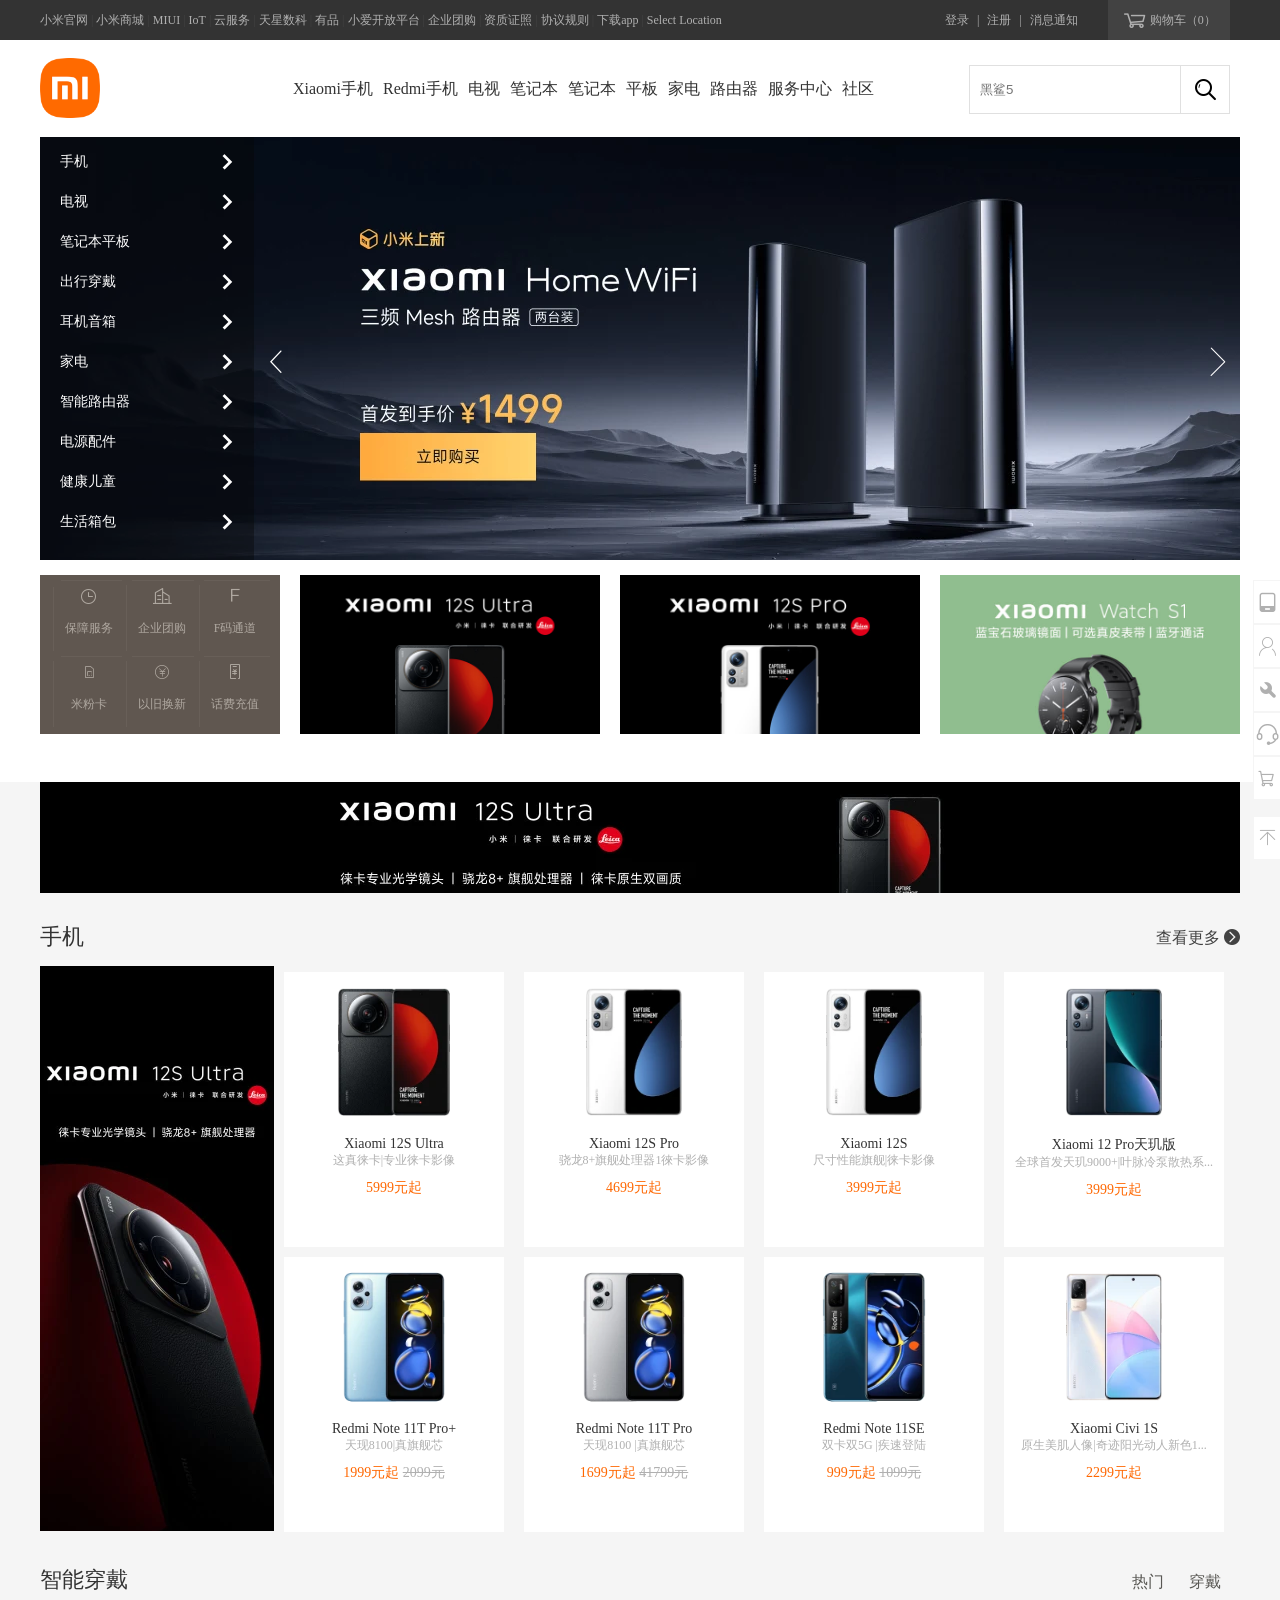
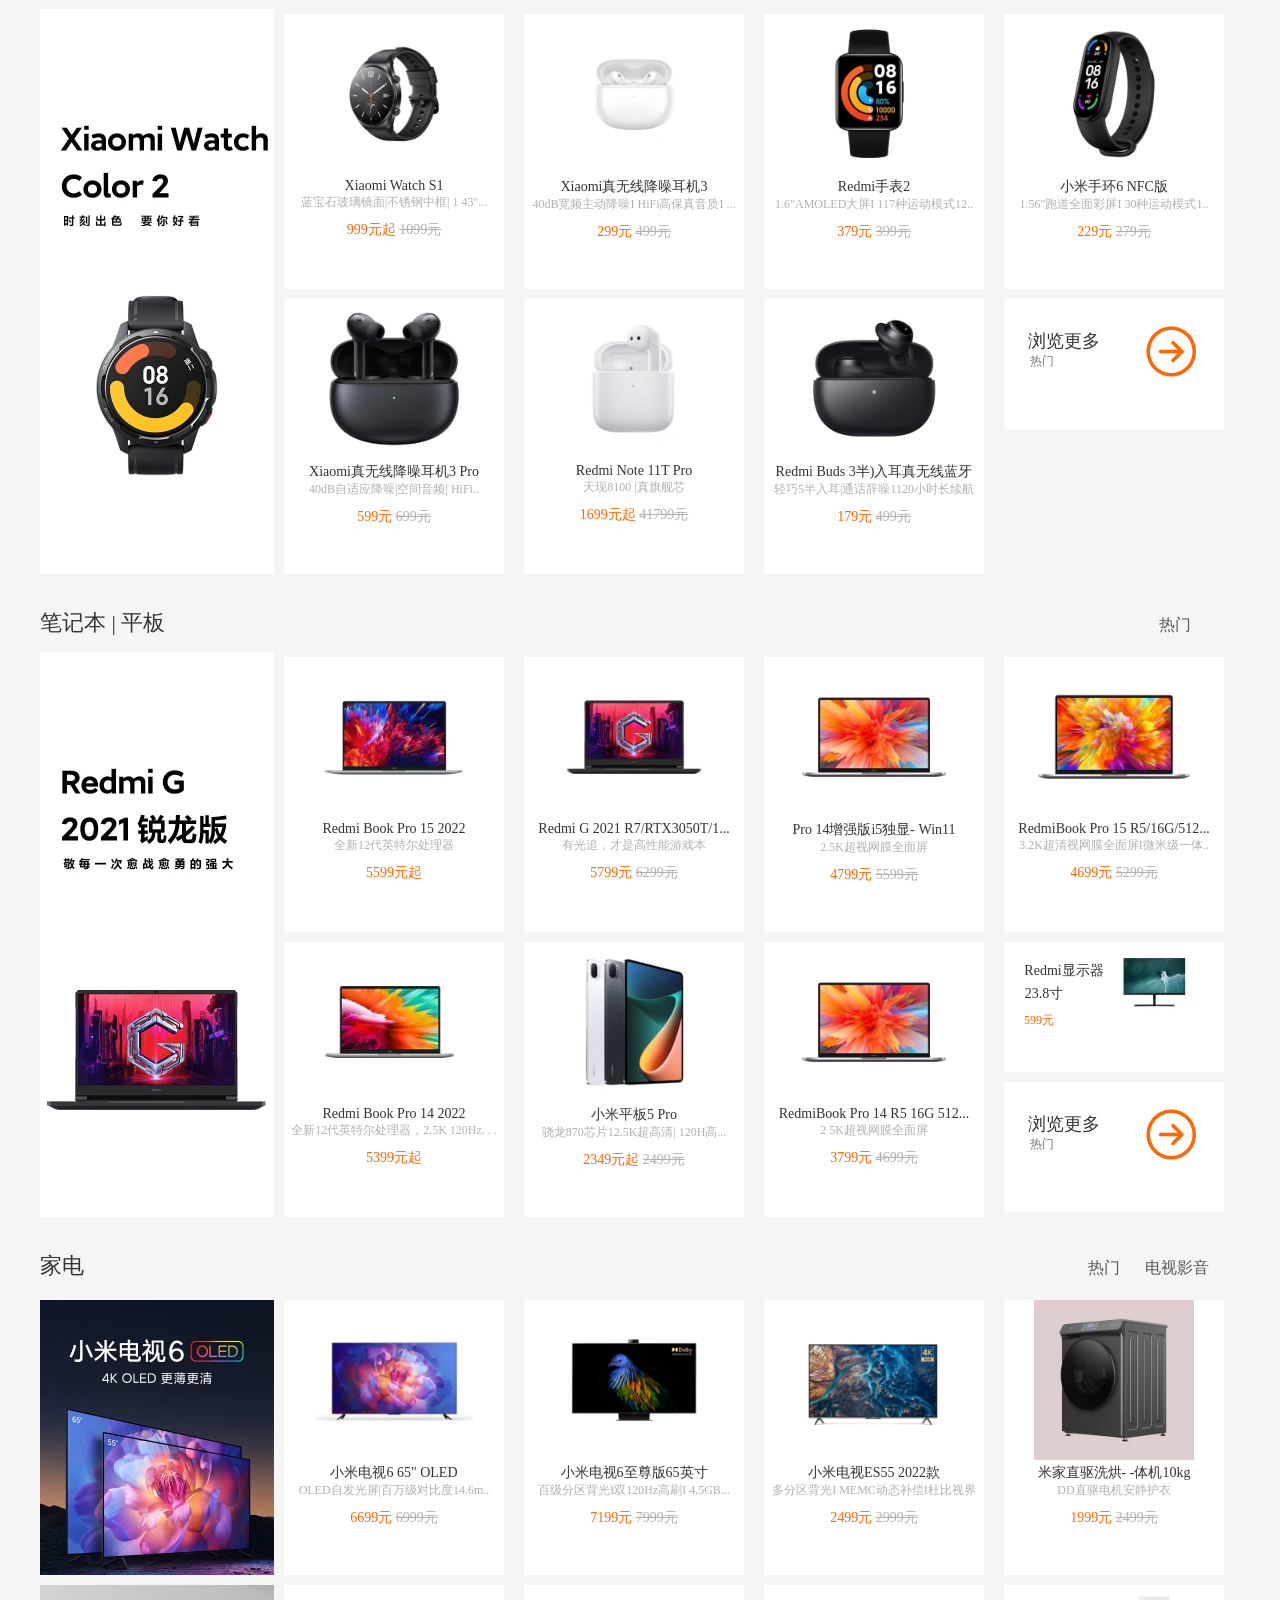
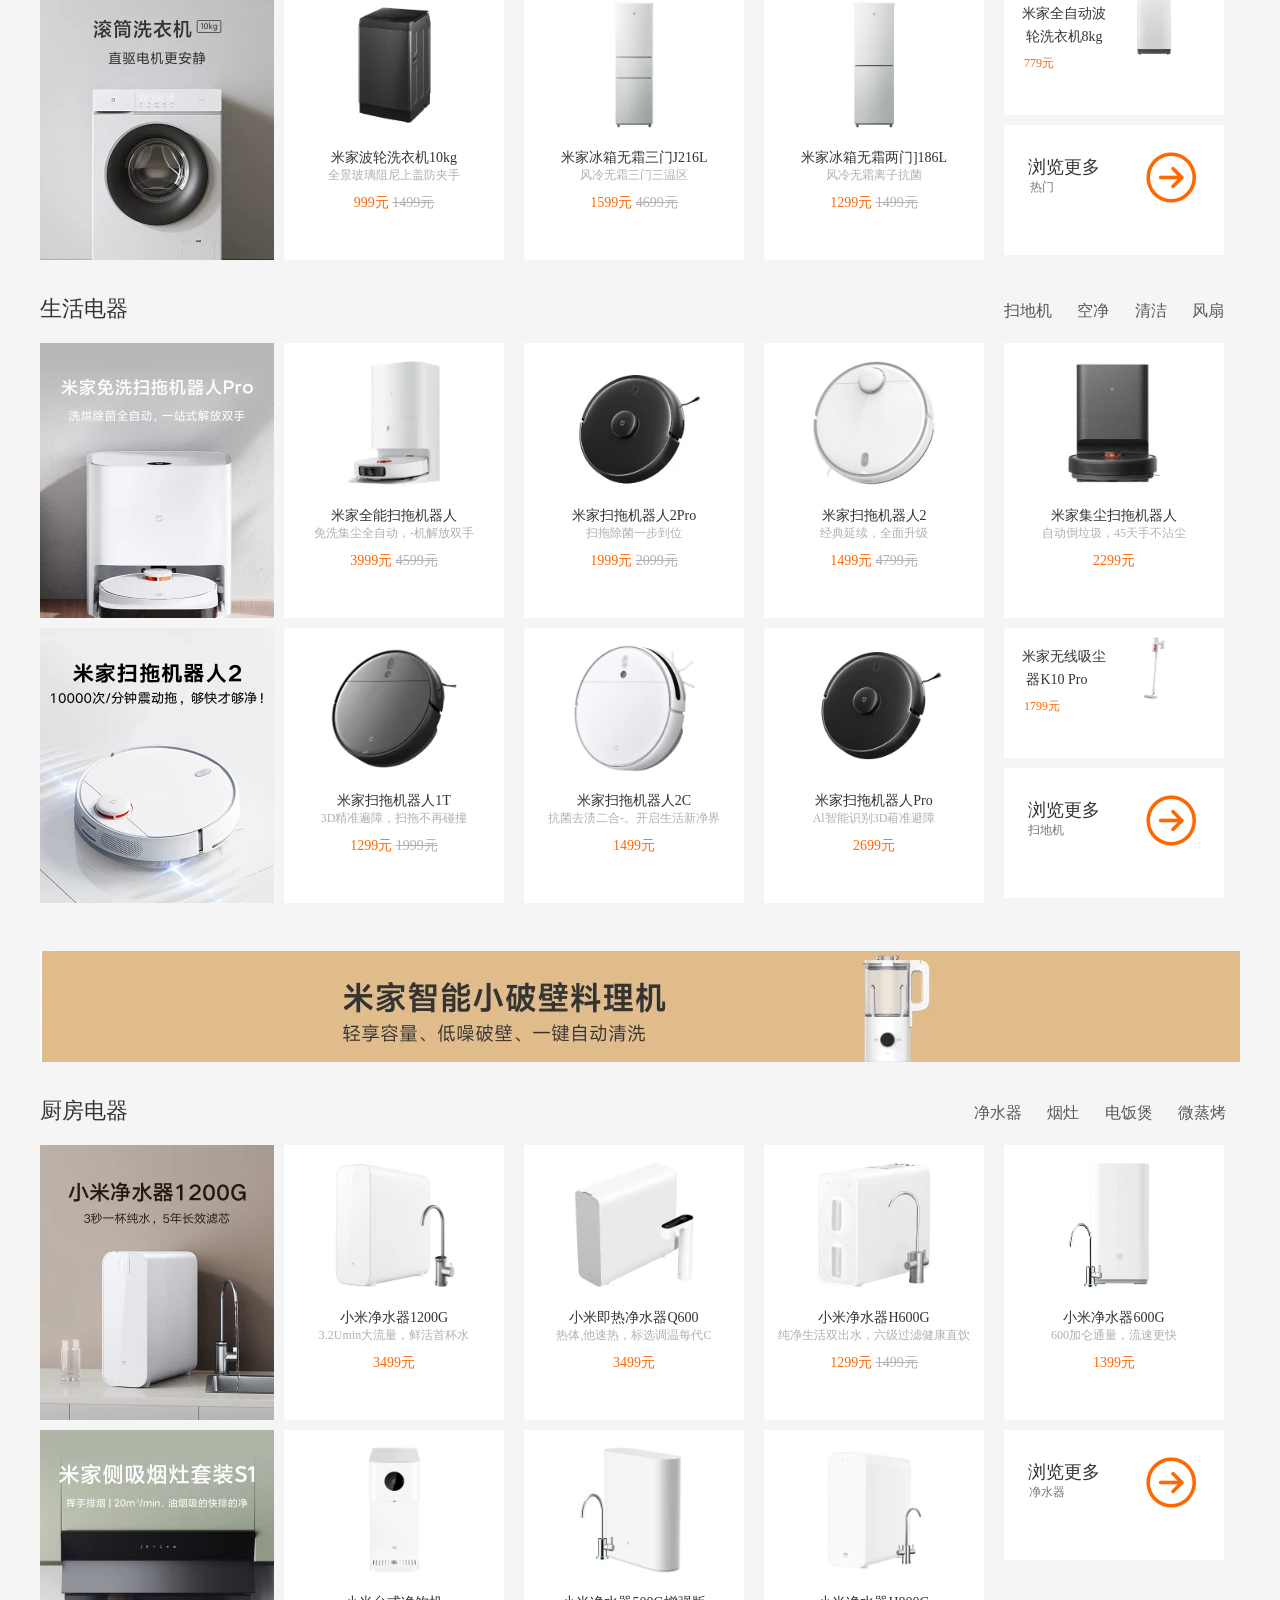
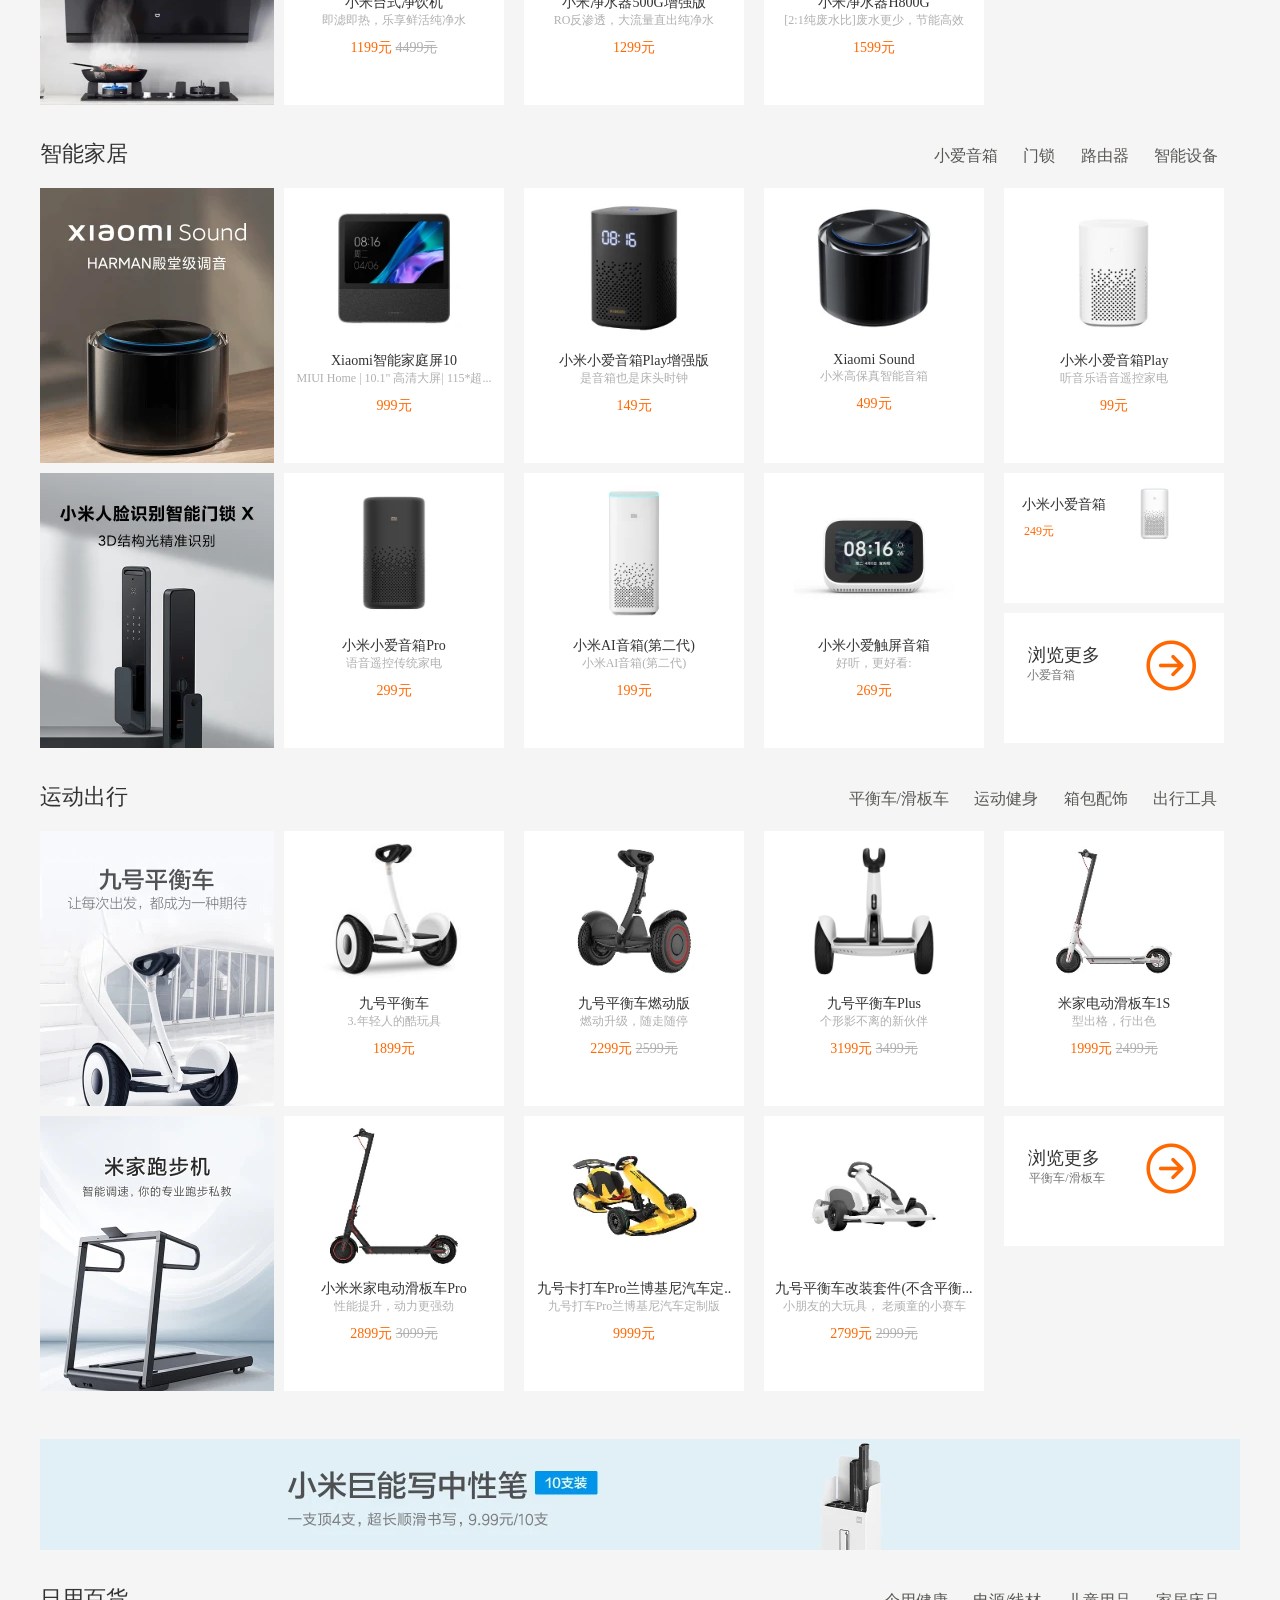
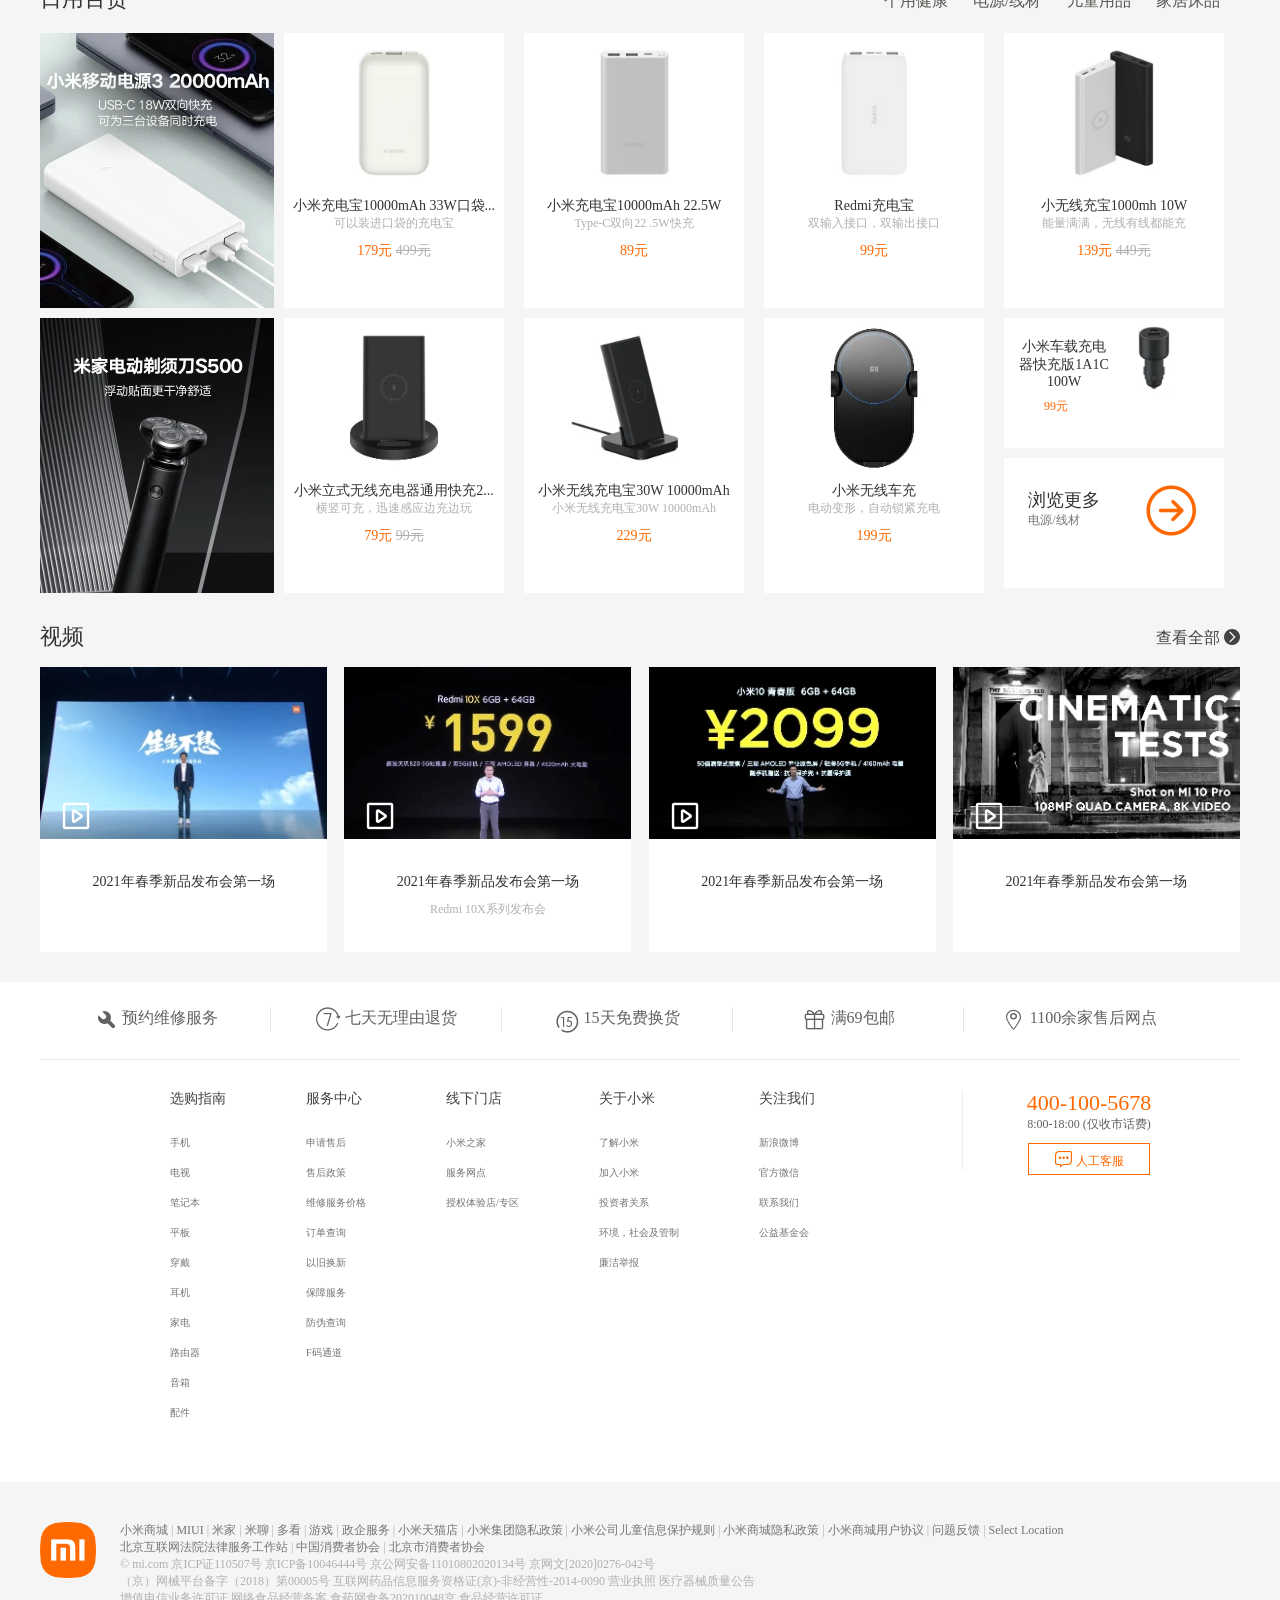
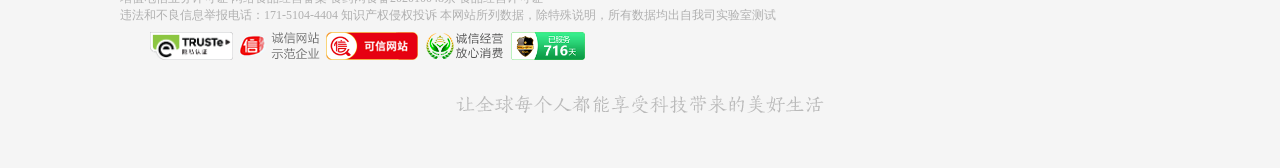
<file: index.html>
<!DOCTYPE html>
<html lang="en">

<head>
    <meta charset="UTF-8">
    <meta http-equiv="X-UA-Compatible" content="IE=edge">
    <meta name="viewport" content="width=device-width, initial-scale=1.0">
    <title>Document</title>
    <link rel="stylesheet" href="css/public.css">
    <link rel="stylesheet" href="css/xiaomi.css">
    <link rel="stylesheet" href="font1/iconfont.css">
</head>

<body>
    <!-- 导航lan -->
    <div class="nav">
        <div class="nav_one">
            <div class="nav_one1">
                <a href="#">小米官网</a>
                <span>|</span>
                <a href="#">小米商城</a>
                <span>|</span>
                <a href="#">MIUI</a>
                <span>|</span>
                <a href="#">IoT</a>
                <span>|</span>
                <a href="#">云服务</a>
                <span>|</span>
                <a href="#">天星数科</a>
                <span>|</span>
                <a href="#">有品</a>
                <span>|</span>
                <a href="#">小爱开放平台</a>
                <span>|</span>
                <a href="#">企业团购</a>
                <span>|</span>
                <a href="#">资质证照</a>
                <span>|</span>
                <a href="#">协议规则</a>
                <span>|</span>
                <a href="#" class="xz">
                    下载app
                    <div class="xiazai">

                    </div>
                    <div class="box">
                        <img src="imgs/ewm.png" alt="">
                        <p>小米商城APP</p>
                    </div>
                </a>
                <span>|</span>
                <a href="#">Select Location</a>
            </div>
            <div class="nav_one2">
                <a href="#">登录</a>
                <span>|</span>
                <a href="#">注册</a>
                <span>|</span>
                <a href="#">消息通知</a>

                <a href="#" class="gwc">
                    <span class="iconfont icon-xiazai1 cc"></span> 购物车（0）
                    <div class="gwc_box">
                        购物车中还没有商品，赶紧选购吧！
                    </div>
                </a>
            </div>

        </div>
    </div>
    <!--  logo区域  -->
    <div class="logo">
        <div class="logo_one">
            <img src="imgs/logo-mi2.png" alt="">
            <div class="logo_two">
                <a href="#" class="ximi">Xiaomi手机
                    <div class="xiaomi">
                        <div class="xiaomi_one">
                            <div class="xiaomi_one1">
                                <div class="tupian">
                                    <img src="imgs/1.png" alt="">
                                </div>
                                <p>Xiaomi 12S Ultra</p>
                                <p class="a"><span>5999 </span> 元起</p>
                            </div>
                            <div class="xiaomi_one1">
                                <div class="tupian">
                                    <img src="imgs/2.webp" alt="">
                                </div>
                                <p>Xiaomi 12S Pro</p>
                                <p class="a">4699 </span> 元起</p>
                            </div>
                            <div class="xiaomi_one1">
                                <div class="tupian">
                                    <img src="imgs/3.webp" alt="">
                                </div>
                                <p>Xiaomi 12S</p>
                                <p class="a"><span>3999 </span> 元起</p>
                            </div>
                            <div class="xiaomi_one1">
                                <div class="tupian">
                                    <img src="imgs/4.webp" alt="">
                                </div>
                                <p>Xiaomi 12 Pro天玑版</p>
                                <p class="a"><span>3999 </span> 元起</p>
                            </div>
                            <div class="xiaomi_one1">
                                <div class="tupian">
                                    <img src="imgs/5.webp" alt="">
                                </div>
                                <p>Xiaomi Civi 1S</p>
                                <p class="a"><span>2299 </span> 元起</p>
                            </div>
                            <div class="xiaomi_one1">
                                <div class="tupian qubk">
                                    <img src="imgs/6.webp" alt="">
                                </div>
                                <p>Xiaomi 12 Pro</p>
                                <p class="a"><span>4699 </span> 元起</p>
                            </div>
                        </div>
                    </div>
                </a>
                <a href="#" class="ximi">Redmi手机
                    <div class="xiaomi">
                        <div class="xiaomi_one">
                            <div class="xiaomi_one1">
                                <div class="tupian">
                                    <img src="imgs/1a.webp" alt="">
                                </div>
                                <p>Redmi Note 11T Pro+</p>
                                <p class="a"><span>1999 </span> 元起</p>
                            </div>
                            <div class="xiaomi_one1">
                                <div class="tupian">
                                    <img src="imgs/2a.webp" alt="">
                                </div>
                                <p>Redmi Note 11T Pro</p>
                                <p class="a">1699 </span> 元起</p>
                            </div>
                            <div class="xiaomi_one1">
                                <div class="tupian">
                                    <img src="imgs/3a.webp" alt="">
                                </div>
                                <p>Redmi Note 11SE</p>
                                <p class="a"><span>999 </span> 元起</p>
                            </div>
                            <div class="xiaomi_one1">
                                <div class="tupian">
                                    <img src="imgs/4a.webp" alt="">
                                </div>
                                <p>Redmi 10A</p>
                                <p class="a"><span>649</span> 元起</p>
                            </div>
                            <div class="xiaomi_one1">
                                <div class="tupian">
                                    <img src="imgs/5a.webp" alt="">
                                </div>
                                <p>Redmi K50 Pro</p>
                                <p class="a"><span>2999 </span> 元起</p>
                            </div>
                            <div class="xiaomi_one1">
                                <div class="tupian qubk">
                                    <img src="imgs/6a.webp" alt="">
                                </div>
                                <p>Redmi K50</p>
                                <p class="a"><span>2399 </span> 元起</p>
                            </div>
                        </div>
                    </div>
                </a>
                <a href="#">电视</a>
                <a href="#">笔记本</a>
                <a href="#">笔记本</a>
                <a href="#">平板</a>
                <a href="#">家电</a>
                <a href="#">路由器</a>
                <a href="#">服务中心</a>
                <a href="#">社区</a>
                <div class="logo_two1">
                    <input type="text" placeholder="黑鲨5">
                    <button type="button" class="iconfont icon-sousuotianchong"> </button>
                    <div class="xialakuang">
                        <p>全部商品</p>
                        <p>红米</p>
                        <p>手机</p>
                        <p>冰箱</p>
                        <p>电视</p>
                        <p>洗衣机</p>
                        <p>平衡车</p>
                        <p>Redmi G 2021</p>
                    </div>
                </div>
            </div>

        </div>
    </div>
    <!-- logo部分结束 -->
    <!-- banner部分 -->
    <div class="banner">
        <span class="iconfont icon-jiantou you"></span>
        <span class="iconfont icon-fanhuijiantou zuo "></span>
        <div class="banner_one">
            <ul>
                <li class="mobile">
                    <a href="#">手机<span class="iconfont icon-jiantou1"></span></a>
                    <div class="banner_one1">
                        <ul>
                            <li><a href="#"><img src="imgs/1b.webp" alt="">&nbsp; Xiaomi 12S</a></li>
                            <li><a href="#"><img src="imgs/2b.webp" alt="">&nbsp; Note 11SE</a></li>
                            <li><a href="#"><img src="imgs/3b.webp" alt="">&nbsp; Redmi K50</a></li>
                            <li><a href="#"><img src="imgs/4b.webp" alt="">&nbsp; Xiaomi 11青春活力版</a></li>
                            <li><a href="#"><img src="imgs/5b.webp" alt="">&nbsp; Xiaomi 12S Ultra</a></li>
                            <li><a href="#"><img src="imgs/6b.webp" alt="">&nbsp; Xiaomi Civi 1S</a></li>
                            <li><a href="#"><img src="imgs/7b.webp" alt="">&nbsp; Redmi K40S</a></li>
                            <li><a href="#"><img src="imgs/8b.webp" alt="">&nbsp; Note 11 Pro系列</a></li>
                            <li><a href="#"><img src="imgs/9b.webp" alt="">&nbsp; Xiaomi 12S Pro</a></li>
                            <li><a href="#"><img src="imgs/10b.webp" alt="">&nbsp; 黑鲨5 Pro</a></li>
                            <li><a href="#"><img src="imgs/11b.webp" alt="">&nbsp; Redmi K50电竞版</a></li>
                            <li><a href="#"><img src="imgs/12b.webp" alt="">&nbsp; Note 11 4G</a></li>
                            <li><a href="#"><img src="imgs/13b.webp" alt="">&nbsp; Xiaomi 12 Pro天玑版</a></li>&nbsp;
                            <li><a href="#"><img src="imgs/14b.webp" alt="">&nbsp; 黑鲨5</a></li>
                            <li><a href="#"><img src="imgs/15b.webp" alt="">&nbsp; Xiaomi 12 Pro</a></li>
                            <li><a href="#"><img src="imgs/16b.webp" alt="">&nbsp; Note 11 5G</a></li>
                            <li><a href="#"><img src="imgs/17b.webp" alt="">&nbsp; Note 11T Pro+</a></li>
                            <li><a href="#"><img src="imgs/18b.webp" alt="">&nbsp; Redmi 10A</a></li>
                            <li><a href="#"><img src="imgs/19b.webp" alt="">&nbsp; Xiaomi 12</a></li>
                            <li><a href="#"><img src="imgs/20b.webp" alt="">&nbsp; Xiaomi Civi</a></li>
                            <li><a href="#"><img src="imgs/21b.webp" alt="">&nbsp; NVote 11T Pro</a></li>
                            <li><a href="#"><img src="imgs/22b.webp" alt="">&nbsp; Redmi K50 Pro</a></li>
                            <li><a href="#"><img src="imgs/23b.webp" alt="">&nbsp; Xiaomi 12X</a></li>
                            <li><a href="#"><img src="imgs/24b.webp" alt="">&nbsp; Xiaomi MIX 4</a></li>
                        </ul>
                    </div>
                </li>
                <li class="mobile">
                    <a href="#">电视<span class="iconfont icon-jiantou1"></span></a>
                    <div class="banner_one1">
                        <ul>
                            <li><a href="#"><img src="imgs/1c.webp" alt="">&nbsp; Redmi X65 2022款</a></li>
                            <li><a href="#"><img src="imgs/2c.webp" alt="">&nbsp; 小米电视6至尊版55英寸</a></li>
                            <li><a href="#"><img src="imgs/3c.webp" alt="">&nbsp; 小米电视ES75 2022款</a></li>
                            <li><a href="#"><img src="imgs/4c.webp" alt="">&nbsp; 米家激光投影仪</a></li>
                            <li><a href="#"><img src="imgs/5c.webp" alt="">&nbsp; 小米拍拍4K高清投屏器</a></li>
                            <li><a href="#"><img src="imgs/6c.webp" alt="">&nbsp; 小米电视6至尊版65英寸</a></li>
                            <li><a href="#"><img src="imgs/7c.webp" alt="">&nbsp; 金属全面屏电视</a></li>
                            <li><a href="#"><img src="imgs/8c.webp" alt="">&nbsp; Redmi智能电视MAX 98"</a></li>
                            <li><a href="#"><img src="imgs/9c.webp" alt="">&nbsp; Redmi X55 2022款</a></li>
                            <li><a href="#"><img src="imgs/10c.webp" alt="">&nbsp; 小米电视6至尊版75英寸</a></li>
                            <li><a href="#"><img src="imgs/11c.webp" alt="">&nbsp; 大师电视 65英寸 OLED</a></li>
                            <li><a href="#"><img src="imgs/12c.webp" alt="">&nbsp; 小米电视5 75英寸</a></li>
                            <li><a href="#"><img src="imgs/13c.webp" alt="">&nbsp; 小米电视6 55" OLED</a></li>
                            <li><a href="#"><img src="imgs/14c.webp" alt="">&nbsp; 小米电视ES43 2022款</a></li>
                            <li><a href="#"><img src="imgs/15c.webp" alt="">&nbsp; .小米电视4A60英时</a></li>
                            <li><a href="#"><img src="imgs/16c.webp" alt="">&nbsp; 小米电视4A 70英寸</a></li>
                            <li><a href="#"><img src="imgs/17c.webp" alt="">&nbsp; 小米电视6 65" OLED</a></li>
                            <li><a href="#"><img src="imgs/18c.webp" alt="">&nbsp; 小米电视ES55 2022款</a></li>
                            <li><a href="#"><img src="imgs/19c.webp" alt="">&nbsp; Redmi智能电视X55</a></li>
                            <li><a href="#"><img src="imgs/20c.webp" alt="">&nbsp; 小米电视4S 75英寸</a></li>
                            <li><a href="#"><img src="imgs/21c.webp" alt="">&nbsp; 小米电视大师77" OLED</a></li>
                            <li><a href="#"><img src="imgs/22c.webp" alt="">&nbsp; 小米电视ES65 2022款</a></li>
                            <li><a href="#"><img src="imgs/23c.jpg" alt="">&nbsp; 小米全面屏电视</a></li>
                            <li><a href="#"><img src="imgs/24c.webp" alt="">&nbsp; 激光投影电视</a></li>
                        </ul>
                    </div>
                </li>
                <li><a href="#">笔记本平板<span class="iconfont icon-jiantou1"></span></a></li>
                <li><a href="#">出行穿戴<span class="iconfont icon-jiantou1"></span></a></li>
                <li><a href="#">耳机音箱<span class="iconfont icon-jiantou1"></span></a></li>
                <li><a href="#">家电<span class="iconfont icon-jiantou1"></span></a></li>
                <li><a href="#">智能路由器<span class="iconfont icon-jiantou1"></span></a></li>
                <li><a href="#">电源配件<span class="iconfont icon-jiantou1"></span></a></li>
                <li><a href="#">健康儿童<span class="iconfont icon-jiantou1"></span></a></li>
                <li><a href="#">生活箱包<span class="iconfont icon-jiantou1"></span></a></li>
            </ul>
        </div>
    </div>
    <!-- banner部分结束 -->
    <!-- 服务保障部分 -->
    <div class="serve">
        <div class="serve_one">
            <a href="#"><span class="iconfont icon-shijianzhongbiao"></span><br> 保障服务</a>
            <a href="#"><span class="iconfont icon-qiye"></span><br>企业团购</a>
            <a href="#"><span class="iconfont icon-F"></span><br>F码通道</a>
            <a href="#"><span class="iconfont icon-simqia"></span><br>米粉卡</a>
            <a href="#"><span class="iconfont icon-qian"></span><br>以旧换新</a>
            <a href="#"><span class="iconfont icon-24huafei"></span><br>话费充值</a>
            <div></div>
            <div></div>
            <div></div>
            <div></div>
            <div></div>
            <div></div>
        </div>
        <div class="serve_two zuobian">
            <img src="imgs/3d.jpg" alt="">
        </div>
        <div class="serve_two">
            <img src="imgs/2d.jpg" alt="">
        </div>
        <div class="serve_two">
            <img src="imgs/1d.jpg" alt="">
        </div>
    </div>
    <!-- 服务保障部分结束 -->
    <div class="zuida">
        <a href="#" class="a_xiaomi">
        </a>
        <!-- 手机大部分 -->
        <div class="header">
            手机
            <a href="#">查看更多&nbsp;<span class="iconfont icon-jinrujiantouxiao"></span> </a>
        </div>
        <div class="Ultra">
            <a href="#">
            </a>
            <div class="Ultra_one">
                <ul>
                    <li>
                        <a href="#">
                            <img src="imgs/1bb.webp" alt="">
                            <h3>Xiaomi 12S Ultra</h3>
                            <p> 这真徕卡|专业徕卡影像</p>
                            <p>5999元起</p>
                        </a>
                    </li>
                    <li>
                        <a href="#">
                            <img src="imgs/2bb.webp" alt="">
                            <h3>Xiaomi 12S Pro</h3>
                            <p> 骁龙8+旗舰处理器1徠卡影像</p>
                            <p> 4699元起</p>
                        </a>
                    </li>
                    <li>
                        <a href="#">
                            <img src="imgs/3bb.webp" alt="">
                            <h3>Xiaomi 12S</h3>
                            <p> 尺寸性能旗舰|徕卡影像</p>
                            <p> 3999元起</p>
                        </a>
                    </li>
                    <li>
                        <a href="#">
                            <img src="imgs/4bb.webp" alt="">
                            <h3>Xiaomi 12 Pro天玑版</h3>
                            <p> 全球首发天玑9000+|叶脉冷泵散热系...</p>
                            <p> 3999元起</p>
                        </a>
                    </li>
                    <li>
                        <a href="#">
                            <img src="imgs/5bb.webp" alt="">
                            <h3>Redmi Note 11T Pro+</h3>
                            <p> 天现8100|真旗舰芯</p>
                            <p> 1999元起 <span>2099元</span></p>
                        </a>
                    </li>
                    <li>
                        <a href="#">
                            <img src="imgs/6bb.webp" alt="">
                            <h3>Redmi Note 11T Pro</h3>
                            <p> 天现8100 |真旗舰芯</p>
                            <p> 1699元起 <span>41799元</span></p>
                        </a>
                    </li>
                    <li>
                        <a href="#">
                            <img src="imgs/7bb.webp" alt="">
                            <h3>Redmi Note 11SE</h3>
                            <p> 双卡双5G |疾速登陆</p>
                            <p> 999元起 <span>1099元</span></p>
                        </a>
                    </li>
                    <li>
                        <a href="#">
                            <img src="imgs/8bb.webp" alt="">
                            <h3>Xiaomi Civi 1S</h3>
                            <p> 原生美肌人像|奇迹阳光动人新色1...</p>
                            <p> 2299元起</p>
                        </a>
                    </li>
                </ul>
            </div>
        </div>
        <!-- 手机大部分结束 -->
        <!-- 智能穿戴 -->
        <div class="apparel_header">
            智能穿戴
            <a href="#">热门</a>
            <a href="#">穿戴</a>
        </div>
        <div class="apparel">
            <a href="#">
            </a>
            <div class="apparel_one">
                <ul>
                    <li>
                        <a href="#">
                            <img src="imgs/1cc.webp" alt="">
                            <h3>Xiaomi Watch S1</h3>
                            <p> 蓝宝石玻璃镜面|不锈钢中框| 1 43"...</p>
                            <p>999元起 <span>1099元</span></p>
                        </a>
                    </li>
                    <li>
                        <a href="#">
                            <img src="imgs/2cc.webp" alt="">
                            <h3>Xiaomi真无线降噪耳机3</h3>
                            <p> 40dB宽频主动降噪I HiFi高保真音质I ...</p>
                            <p> 299元 <span>499元</span></p>
                        </a>
                    </li>
                    <li>
                        <a href="#">
                            <img src="imgs/3cc.webp" alt="">
                            <h3>Redmi手表2</h3>
                            <p> 1.6"AMOLED大屏I 117种运动模式12..</p>
                            <p>379元 <span>399元</span></p>
                        </a>
                    </li>
                    <li>
                        <a href="#">
                            <img src="imgs/4cc.webp" alt="">
                            <h3>小米手环6 NFC版</h3>
                            <p>1.56"跑道全面彩屏I 30种运动模式1..</p>
                            <p>229元 <span>279元</span></p>
                        </a>
                    </li>
                    <li>
                        <a href="#">
                            <img src="imgs/5cc.webp" alt="">
                            <h3>Xiaomi真无线降噪耳机3 Pro</h3>
                            <p>40dB自适应降噪|空间音频| HiFi..</p>
                            <p> 599元 <span>699元</span></p>
                        </a>
                    </li>
                    <li>
                        <a href="#">
                            <img src="imgs/6cc.webp" alt="">
                            <h3>Redmi Note 11T Pro</h3>
                            <p> 天现8100 |真旗舰芯</p>
                            <p> 1699元起 <span>41799元</span></p>
                        </a>
                    </li>
                    <li>
                        <a href="#">
                            <img src="imgs/7cc.webp" alt="">
                            <h3>Redmi Buds 3半)入耳真无线蓝牙</h3>
                            <p> 轻巧5半入耳|通话辞噪1120小时长续航</p>
                            <p> 179元 <span>499元</span></p>
                        </a>
                    </li>
                    <li class="ll">
                        <a href="#">
                            <h3>浏览更多</h3>
                            <p> 热门</p>
                            <span class="iconfont icon-youjiantou"></span>
                        </a>
                    </li>
                </ul>
            </div>
        </div>
        <!-- 智能穿戴结束 -->
        <!-- 笔记本/平板 -->
        <div class="notebook_header">
            笔记本 | 平板
            <a href="#">热门</a>
        </div>
        <div class="notebook">
            <a href="#" class="notebook">
            </a>
            <div class="notebook_one">
                <ul>
                    <li>
                        <a href="#">
                            <img src="imgs/1f.webp" alt="">
                            <h3>Redmi Book Pro 15 2022</h3>
                            <p> 全新12代英特尔处理器</p>
                            <p>5599元起</p>
                        </a>
                    </li>
                    <li>
                        <a href="#">
                            <img src="imgs/2f.webp" alt="">
                            <h3>Redmi G 2021 R7/RTX3050T/1...</h3>
                            <p> 有光追，才是高性能游戏本</p>
                            <p>5799元 <span>6299元</span></p>
                        </a>
                    </li>
                    <li>
                        <a href="#">
                            <img src="imgs/3f.webp" alt="">
                            <h3>Pro 14增强版i5独显- Win11</h3>
                            <p> 2.5K超视网膜全面屏</p>
                            <p>4799元 <span>5599元</span></p>
                        </a>
                    </li>
                    <li>
                        <a href="#">
                            <img src="imgs/4f.webp" alt="">
                            <h3>RedmiBook Pro 15 R5/16G/512...</h3>
                            <p>3.2K超清视网膜全面屏I微米级一体..</p>
                            <p>4699元 <span>5299元</span></p>
                        </a>
                    </li>
                    <li>
                        <a href="#">
                            <img src="imgs/5f.webp" alt="">
                            <h3>Redmi Book Pro 14 2022</h3>
                            <p>全新12代英特尔处理器，2.5K 120Hz. . .</p>
                            <p> 5399元起</p>
                        </a>
                    </li>
                    <li>
                        <a href="#">
                            <img src="imgs/6f.webp" alt="">
                            <h3>小米平板5 Pro</h3>
                            <p> 骁龙870芯片12.5K超高清| 120H高...</p>
                            <p>2349元起 <span> 2499元</span></p>
                        </a>
                    </li>
                    <li>
                        <a href="#">
                            <img src="imgs/7f.webp" alt="">
                            <h3>RedmiBook Pro 14 R5 16G 512...</h3>
                            <p> 2 5K超视网膜全面屏</p>
                            <p> 3799元 <span>4699元</span></p>
                        </a>
                    <li class="ll1">
                        <a href="#">
                            <img src="imgs/8f.webp" alt="">
                            <h3>Redmi显示器</h3>
                            <p> 23.8寸</p>
                            <span>599元</span>
                        </a>
                    </li>
                    <li class="ll">
                        <a href="#">
                            <h3>浏览更多</h3>
                            <p> 热门</p>
                            <span class="iconfont icon-youjiantou"></span>
                        </a>
                    </li>
                </ul>
            </div>
        </div>
        <!-- 笔记本/平板结束 -->
        <!--家电 -->
        <div class="home_header">
            家电
            <a href="#">热门</a>
            <a href="#">电视影音</a>
        </div>
        <div class="home">
            <div class="home_two">
                <a href="#"> </a>
                <a href="#"></a>
            </div>

            <div class="home_one">
                <ul>
                    <li>
                        <a href="#">
                            <img src="imgs/1g.webp" alt="">
                            <h3>小米电视6 65" OLED</h3>
                            <p> OLED自发光屏|百万级对比度14.6m..</p>
                            <p>6699元 <span>6999元</span></p>
                        </a>
                    </li>
                    <li>
                        <a href="#">
                            <img src="imgs/2g.webp" alt="">
                            <h3>小米电视6至尊版65英寸</h3>
                            <p> 百级分区背光I双120Hz高刷I 4.5GB...</p>
                            <p> 7199元 <span>7999元</span></p>
                        </a>
                    </li>
                    <li>
                        <a href="#">
                            <img src="imgs/3g.webp" alt="">
                            <h3>小米电视ES55 2022款</h3>
                            <p>多分区背光I MEMC动态补偿I杜比视界</p>
                            <p>2499元 <span> 2999元</span></p>
                        </a>
                    </li>
                    <li>
                        <a href="#">
                            <img src="imgs/4g.webp" alt="">
                            <h3>米家直驱洗烘- -体机10kg</h3>
                            <p> DD直驱电机安静护衣</p>
                            <p>1999元 <span>2499元</span></p>
                        </a>
                    </li>
                    <li>
                        <a href="#">
                            <img src="imgs/5g.webp" alt="">
                            <h3>米家波轮洗衣机10kg</h3>
                            <p>全景玻璃阻尼上盖防夹手</p>
                            <p>999元 <span>1499元</span></p>
                        </a>
                    </li>
                    <li>
                        <a href="#">
                            <img src="imgs/6g.webp" alt="">
                            <h3>米家冰箱无霜三门J216L</h3>
                            <p> 风冷无霜三门三温区</p>
                            <p> 1599元 <span> 4699元</span></p>
                        </a>
                    </li>
                    <li>
                        <a href="#">
                            <img src="imgs/7g.webp" alt="">
                            <h3>米家冰箱无霜两门]186L</h3>
                            <p> 风冷无霜离子抗菌</p>
                            <p>1299元 <span>1499元</span></p>
                        </a>
                    </li>
                    <li class="ll1">
                        <a href="#">
                            <img src="imgs/8g.webp" alt="">
                            <h3>米家全自动波</h3>
                            <p>轮洗衣机8kg</p>
                            <span>779元</span>
                        </a>
                    </li>
                    <li class="ll">
                        <a href="#">
                            <h3>浏览更多</h3>
                            <p> 热门</p>
                            <span class="iconfont icon-youjiantou"></span>
                        </a>
                    </li>
                </ul>
            </div>
        </div>
        <!-- 家电结束 -->
        <!-- 生活电器 -->
        <div class="electric_header">
            生活电器
            <a href="#">扫地机</a>
            <a href="#">空净</a>
            <a href="#">清洁</a>
            <a href="#">风扇</a>
        </div>
        <div class="electric">
            <div class="electric_two">
                <a href="#"> </a>
                <a href="#"></a>
            </div>

            <div class="electric_one">
                <ul>
                    <li>
                        <a href="#">
                            <img src="imgs/1h.webp" alt="">
                            <h3>米家全能扫拖机器人</h3>
                            <p>免洗集尘全自动，-机解放双手</p>
                            <p>3999元 <span>4599元</span></p>
                        </a>
                    </li>
                    <li>
                        <a href="#">
                            <img src="imgs/2h.webp" alt="">
                            <h3>米家扫拖机器人2Pro</h3>
                            <p> 扫拖除菌一步到位</p>
                            <p>1999元 <span>2099元</span></p>
                        </a>
                    </li>
                    <li>
                        <a href="#">
                            <img src="imgs/3h.webp" alt="">
                            <h3>米家扫拖机器人2</h3>
                            <p>经典延续，全面升级</p>
                            <p>1499元 <span>4799元</span></p>
                        </a>
                    </li>
                    <li>
                        <a href="#">
                            <img src="imgs/4h.webp" alt="">
                            <h3>米家集尘扫拖机器人</h3>
                            <p> 自动倒垃圾，45天手不沾尘</p>
                            <p>2299元</p>
                        </a>
                    </li>
                    <li>
                        <a href="#">
                            <img src="imgs/5h.webp" alt="">
                            <h3>米家扫拖机器人1T</h3>
                            <p>3D精准遍障，扫拖不再碰撞</p>
                            <p>1299元 <span>1999元</span></p>
                        </a>
                    </li>
                    <li>
                        <a href="#">
                            <img src="imgs/6h.webp" alt="">
                            <h3>米家扫拖机器人2C</h3>
                            <p> 抗菌去渍二合-。开启生活新净界</p>
                            <p> 1499元 </p>
                        </a>
                    </li>
                    <li>
                        <a href="#">
                            <img src="imgs/7h.webp" alt="">
                            <h3>米家扫拖机器人Pro</h3>
                            <p> Al智能识别3D葙准避障</p>
                            <p>2699元</p>
                        </a>
                    </li>
                    <li class="ll1">
                        <a href="#">
                            <img src="imgs/8h.webp" alt="">
                            <h3>米家无线吸尘</h3>
                            <p>器K10 Pro</p>
                            <span>1799元</span>
                        </a>
                    </li>
                    <li class="ll">
                        <a href="#">
                            <h3>浏览更多</h3>
                            <p> 扫地机</p>
                            <span class="iconfont icon-youjiantou"></span>
                        </a>
                    </li>
                </ul>
            </div>
        </div>
        <!-- 生活电器结束 -->
        <!-- 破壁料理机 -->
        <a href="#" class="llj">
        </a>
        <!-- 厨房电器 -->
        <div class="kitchen_header">
            厨房电器
            <a href="#">净水器</a>
            <a href="#">烟灶</a>
            <a href="#">电饭煲</a>
            <a href="#">微蒸烤</a>
        </div>
        <div class="kitchen">
            <div class="kitchen_two">
                <a href="#"> </a>
                <a href="#"></a>
            </div>

            <div class="kitchen_one">
                <ul>
                    <li>
                        <a href="#">
                            <img src="imgs/1i.webp" alt="">
                            <h3>小米净水器1200G</h3>
                            <p> 3.2Umin大流量，鲜活首杯水</p>
                            <p>3499元 </p>
                        </a>
                    </li>
                    <li>
                        <a href="#">
                            <img src="imgs/2i.webp" alt="">
                            <h3>小米即热净水器Q600</h3>
                            <p> 热体,他速热，标选调温每代C</p>
                            <p>3499元</p>
                        </a>
                    </li>
                    <li>
                        <a href="#">
                            <img src="imgs/3i.webp" alt="">
                            <h3>小米净水器H600G</h3>
                            <p> 纯净生活双出水，六级过滤健康直饮</p>
                            <p>1299元 <span>1499元</span></p>
                        </a>
                    </li>
                    <li>
                        <a href="#">
                            <img src="imgs/4i.webp" alt="">
                            <h3>小米净水器600G</h3>
                            <p> 600加仑通量，流速更快</p>
                            <p>1399元</p>
                        </a>
                    </li>
                    <li>
                        <a href="#">
                            <img src="imgs/5i.webp" alt="">
                            <h3>小米台式净饮机</h3>
                            <p>即滤即热，乐享鲜活纯净水</p>
                            <p>1199元 <span>4499元</span></p>
                        </a>
                    </li>
                    <li>
                        <a href="#">
                            <img src="imgs/6i.webp" alt="">
                            <h3>小米净水器500G增强版</h3>
                            <p>RO反渗透，大流量直出纯净水</p>
                            <p> 1299元 </p>
                        </a>
                    </li>
                    <li>
                        <a href="#">
                            <img src="imgs/7i.webp" alt="">
                            <h3>小米净水器H800G</h3>
                            <p> [2:1纯废水比]废水更少，节能高效</p>
                            <p>1599元</p>
                        </a>
                    </li>
                    <li class="ll">
                        <a href="#">
                            <h3>浏览更多</h3>
                            <p> 净水器</p>
                            <span class="iconfont icon-youjiantou"></span>
                        </a>
                    </li>
                </ul>
            </div>
        </div>
        <!-- 厨房电器结束 -->
        <!-- 智能家居 -->
        <div class="smart_header">
            智能家居
            <a href="#">小爱音箱</a>
            <a href="#">门锁</a>
            <a href="#">路由器</a>
            <a href="#">智能设备</a>
        </div>
        <div class="smart">
            <div class="smart_two">
                <a href="#"> </a>
                <a href="#"></a>
            </div>

            <div class="smart_one">
                <ul>
                    <li>
                        <a href="#">
                            <img src="imgs/1l.webp" alt="">
                            <h3>Xiaomi智能家庭屏10</h3>
                            <p>MIUI Home | 10.1" 高清大屏| 115*超...</p>
                            <p>999元 </p>
                        </a>
                    </li>
                    <li>
                        <a href="#">
                            <img src="imgs/2l.webp" alt="">
                            <h3>小米小爱音箱Play增强版</h3>
                            <p> 是音箱也是床头时钟</p>
                            <p>149元 </p>
                        </a>
                    </li>
                    <li>
                        <a href="#">
                            <img src="imgs/3l.webp" alt="">
                            <h3>Xiaomi Sound</h3>
                            <p>小米高保真智能音箱</p>
                            <p>499元</p>
                        </a>
                    </li>
                    <li>
                        <a href="#">
                            <img src="imgs/4l.webp" alt="">
                            <h3>小米小爱音箱Play</h3>
                            <p> 听音乐语音遥控家电</p>
                            <p>99元</p>
                        </a>
                    </li>
                    <li>
                        <a href="#">
                            <img src="imgs/5l.webp" alt="">
                            <h3>小米小爱音箱Pro</h3>
                            <p>语音遥控传统家电</p>
                            <p>299元</p>
                        </a>
                    </li>
                    <li>
                        <a href="#">
                            <img src="imgs/6l.webp" alt="">
                            <h3>小米AI音箱(第二代)</h3>
                            <p> 小米AI音箱(第二代)</p>
                            <p> 199元 </p>
                        </a>
                    </li>
                    <li>
                        <a href="#">
                            <img src="imgs/7l.webp" alt="">
                            <h3>小米小爱触屏音箱</h3>
                            <p> 好听，更好看:</p>
                            <p>269元</p>
                        </a>
                    </li>
                    <li class="ll1">
                        <a href="#">
                            <img src="imgs/8l.webp" alt="">
                            <h3>小米小爱音箱</h3>
                            <span>249元</span>
                        </a>
                    </li>
                    <li class="ll">
                        <a href="#">
                            <h3>浏览更多</h3>
                            <p> 小爱音箱</p>
                            <span class="iconfont icon-youjiantou"></span>
                        </a>
                    </li>
                </ul>
            </div>
        </div>
        <!-- 智能家居结束 -->
        <!-- 运动出行 -->
        <div class="car_header">
            运动出行
            <a href="#">平衡车/滑板车</a>
            <a href="#">运动健身</a>
            <a href="#">箱包配饰</a>
            <a href="#">出行工具</a>
        </div>
        <div class="car">
            <div class="car_two">
                <a href="#"> </a>
                <a href="#"></a>
            </div>

            <div class="car_one">
                <ul>
                    <li>
                        <a href="#">
                            <img src="imgs/c1.jpg" alt="">
                            <h3>九号平衡车</h3>
                            <p> 3.年轻人的酷玩具</p>
                            <p>1899元 </p>
                        </a>
                    </li>
                    <li>
                        <a href="#">
                            <img src="imgs/2w.webp" alt="">
                            <h3>九号平衡车燃动版</h3>
                            <p>燃动升级，随走随停</p>
                            <p>2299元 <span>2599元</span></p>
                        </a>
                    </li>
                    <li>
                        <a href="#">
                            <img src="imgs/3w.png" alt="">
                            <h3>九号平衡车Plus</h3>
                            <p>个形影不离的新伙伴</p>
                            <p>3199元 <span>3499元</span></p>
                        </a>
                    </li>
                    <li>
                        <a href="#">
                            <img src="imgs/4w.webp" alt="">
                            <h3>米家电动滑板车1S</h3>
                            <p>型出格，行出色</p>
                            <p>1999元 <span>2499元</span></p>
                        </a>
                    </li>
                    <li>
                        <a href="#">
                            <img src="imgs/5w.webp" alt="">
                            <h3>小米米家电动滑板车Pro</h3>
                            <p>性能提升，动力更强劲</p>
                            <p>2899元 <span>3099元</span></p>
                        </a>
                    </li>
                    <li>
                        <a href="#">
                            <img src="imgs/6w.webp" alt="">
                            <h3>九号卡打车Pro兰博基尼汽车定..</h3>
                            <p>九号打车Pro兰博基尼汽车定制版</p>
                            <p> 9999元 </p>
                        </a>
                    </li>
                    <li>
                        <a href="#">
                            <img src="imgs/7w.webp" alt="">
                            <h3>九号平衡车改装套件(不含平衡...</h3>
                            <p>小朋友的大玩具， 老顽童的小赛车</p>
                            <p>2799元 <span>2999元</span></p>
                        </a>
                    </li>
                    <li class="ll">
                        <a href="#">
                            <h3>浏览更多</h3>
                            <p>平衡车/滑板车</p>
                            <span class="iconfont icon-youjiantou"></span>
                        </a>
                    </li>
                </ul>
            </div>
        </div>
        <!-- 运动出行结束 -->
        <!-- 中性笔 -->
        <a href="#" class="zhongxb">
        </a>

        <!-- 日用百货 -->
        <div class="daily_header">
            日用百货
            <a href="#">个用健康</a>
            <a href="#">电源/线材</a>
            <a href="#">儿童用品</a>
            <a href="#">家居床品</a>
        </div>
        <div class="daily">
            <div class="daily_two">
                <a href="#"> </a>
                <a href="#"></a>
            </div>

            <div class="daily_one">
                <ul>
                    <li>
                        <a href="#">
                            <img src="imgs/1z.webp" alt="">
                            <h3>小米充电宝10000mAh 33W口袋...</h3>
                            <p>可以装进口袋的充电宝</p>
                            <p>179元 <span>499元</span></p>
                        </a>
                    </li>
                    <li>
                        <a href="#">
                            <img src="imgs/2z.webp" alt="">
                            <h3>小米充电宝10000mAh 22.5W</h3>
                            <p> Type-C双向22 .5W快充</p>
                            <p>89元 </p>
                        </a>
                    </li>
                    <li>
                        <a href="#">
                            <img src="imgs/3z.webp" alt="">
                            <h3>Redmi充电宝</h3>
                            <p>双输入接口，双输出接口</p>
                            <p>99元</p>
                        </a>
                    </li>
                    <li>
                        <a href="#">
                            <img src="imgs/4z.webp" alt="">
                            <h3>小无线充宝1000mh 10W</h3>
                            <p> 能量满满，无线有线都能充</p>
                            <p>139元 <span>449元</span></p>
                        </a>
                    </li>
                    <li>
                        <a href="#">
                            <img src="imgs/5z.webp" alt="">
                            <h3>小米立式无线充电器通用快充2...</h3>
                            <p>横竖可充，迅速感应边充边玩</p>
                            <p>79元 <span>99元</span></p>
                        </a>
                    </li>
                    <li>
                        <a href="#">
                            <img src="imgs/6z.webp" alt="">
                            <h3>小米无线充电宝30W 10000mAh</h3>
                            <p> 小米无线充电宝30W 10000mAh</p>
                            <p>229元</p>
                        </a>
                    </li>
                    <li>
                        <a href="#">
                            <img src="imgs/7z.webp" alt="">
                            <h3>小米无线车充</h3>
                            <p>电动变形，自动锁紧充电</p>
                            <p>199元</p>
                        </a>
                    </li>
                    <li class="ll1">
                        <a href="#">
                            <img src="imgs/8z.webp" alt="">
                            <h3>小米车载充电<br>器快充版1A1C<br>100W</h3>
                            <span>99元</span>
                        </a>
                    </li>
                    <li class="ll">
                        <a href="#">
                            <h3>浏览更多</h3>
                            <p>电源/线材</p>
                            <span class="iconfont icon-youjiantou"></span>
                        </a>
                    </li>
                </ul>
            </div>
        </div>
        <!-- 日用百货结束 -->
        <!-- 视频 -->
        <div class="ship_header">
            视频
            <a href="#">查看全部&nbsp;<span class="iconfont icon-jinrujiantouxiao"></span> </a>
        </div>
        <div class="ship">
            <div>
                <a href="#">
                    <img src="imgs/1sp.webp" alt="">
                    <p>2021年春季新品发布会第一场 </p>
                    <span class="iconfont icon-24gl-playSquare"></span>
                </a>
            </div>
            <div>
                <a href="#">
                    <img src="imgs/2sp.webp" alt="">
                    <p>2021年春季新品发布会第一场 </p>
                    <p>Redmi 10X系列发布会 </p>
                    <span class="iconfont icon-24gl-playSquare"></span>
                </a>
            </div>
            <div>
                <a href="#">
                    <img src="imgs/3sp.webp" alt="">
                    <p>2021年春季新品发布会第一场 </p>
                    <span class="iconfont icon-24gl-playSquare"></span>
                </a>
            </div>
            <div>
                <a href="#">
                    <img src="imgs/4sp.webp" alt="">
                    <p>2021年春季新品发布会第一场 </p>
                    <span class="iconfont icon-24gl-playSquare"></span>
                </a>
            </div>
        </div>
        <!-- 视频结束 -->
        <!-- 七天无理由 -->
        <div class="tail">
            <div class="tail_one">
                <ul>
                    <li><a href="#"><span class="iconfont icon-sey-gongju-b"></span> 预约维修服务</a></li>
                    <li> <a href="#"><span class="iconfont icon-7tianwuliyoutuihuo"></span> 七天无理由退货</a></li>
                    <li> <a href="#"><span class="iconfont icon-15tianwuliyoutuihuo"></span> 15天免费换货</a></li>
                    <li><a href="#"><span class="iconfont icon-liwuhuodong"></span> 满69包邮</a></li>
                    <li><a href="#"><span class="iconfont icon-31dingwei"></span> 1100余家售后网点</a></li>
                </ul>
            </div>
            <div class="tail_two">
                <dl>
                    <dt>选购指南</dt>
                    <dd><a href="#">手机</a></dd>
                    <dd><a href="#">电视</a></dd>
                    <dd><a href="#">笔记本</a></dd>
                    <dd><a href="#">平板</a></dd>
                    <dd><a href="#">穿戴</a></dd>
                    <dd><a href="#">耳机</a></dd>
                    <dd><a href="#">家电</a></dd>
                    <dd><a href="#">路由器</a></dd>
                    <dd><a href="#">音箱</a></dd>
                    <dd><a href="#">配件</a></dd>
                </dl>
                <dl>
                    <dt>服务中心</dt>
                    <dd><a href="#">申请售后</a></dd>
                    <dd><a href="#">售后政策</a></dd>
                    <dd><a href="#">维修服务价格</a></dd>
                    <dd><a href="#">订单查询</a></dd>
                    <dd><a href="#">以旧换新</a></dd>
                    <dd><a href="#">保障服务</a></dd>
                    <dd><a href="#">防伪查询</a></dd>
                    <dd><a href="#">F码通道</a></dd>
                </dl>
                <dl>
                    <dt>线下门店</dt>
                    <dd><a href="#">小米之家</a></dd>
                    <dd><a href="#">服务网点</a></dd>
                    <dd><a href="#">授权体验店/专区</a></dd>
                </dl>
                <dl>
                    <dt>关于小米</dt>
                    <dd><a href="#">了解小米</a></dd>
                    <dd><a href="#">加入小米</a></dd>
                    <dd><a href="#">投资者关系</a></dd>
                    <dd><a href="#">环境，社会及管制</a></dd>
                    <dd><a href="#">廉洁举报</a></dd>
                </dl>
                <dl>
                    <dt>关注我们</dt>
                    <dd><a href="#">新浪微博</a></dd>
                    <dd><a href="#">官方微信</a></dd>
                    <dd><a href="#">联系我们</a></dd>
                    <dd><a href="#">公益基金会</a></dd>
                </dl>
                <div class="tail_three">
                    <p>400-100-5678</p>
                    <p> 8:00-18:00 (仅收市话费)</p>
                    <a href="#"><span class="iconfont icon-kefu1"> </span>人工客服</a>
                </div>
            </div>
        </div>
        <!-- 底部部分 -->
        <div class="bottom">
            <div class="bottom_one">
                <p>
                    <a href="#">小米商城</a> <span>|</span>
                    <a href="#">MIUI</a> <span>|</span>
                    <a href="#">米家</a> <span>|</span>
                    <a href="#">米聊</a> <span>|</span>
                    <a href="#">多看</a> <span>|</span>
                    <a href="#">游戏</a> <span>|</span>
                    <a href="#">政企服务</a> <span>|</span>
                    <a href="#">小米天猫店</a> <span>|</span>
                    <a href="#">小米集团隐私政策</a> <span>|</span>
                    <a href="#">小米公司儿童信息保护规则</a> <span>|</span>
                    <a href="#">小米商城隐私政策</a> <span>|</span>
                    <a href="#">小米商城用户协议</a> <span>|</span>
                    <a href="#">问题反馈</a> <span>|</span>
                    <a href="#">Select Location</a>
                </p>
                <p>
                    <a href="#">北京互联网法院法律服务工作站</a> <span>|</span>
                    <a href="#">中国消费者协会</a> <span>|</span>
                    <a href="#">北京市消费者协会</a>
                </p>
                <p class="one">
                    &copy;<a href="#"> mi.com</a>
                    <span>京ICP证110507号</span>
                    <a href="#">京ICP备10046444号</a>
                    <a href="#">京公网安备11010802020134号</a>
                    <a href="#">京网文[2020]0276-042号</a>
                </p>
                <p class="one">
                    <a href="#">（京）网械平台备字（2018）第00005号</a>
                    <a href="#">互联网药品信息服务资格证(京)-非经营性-2014-0090</a>
                    <a href="#">营业执照</a>
                    <a href="#">医疗器械质量公告</a>
                </p>
                <p class="one">
                    <a href="#">增值电信业务许可证</a>
                    <span>网络食品经营备案</span>
                    <span>食药网食备202010048京</span>
                    <a href="#">食品经营许可证</a>
                </p>
                <p class="one">
                    <span>违法和不良信息举报电话：171-5104-4404</span>
                    <a href="#">知识产权侵权投诉</a>
                    <span>本网站所列数据，除特殊说明，所有数据均出自我司实验室测试</span>
                </p>
            </div>
            <!-- 底部图片 -->
            <div class="tupia">
                <a href="#"><img src="imgs/1y.png" alt=""></a>
                <a href="#"> <img src="imgs/2y.png" alt=""></a>
                <a href="#"><img src="imgs/3y.png" alt=""></a>
                <a href="#"><img src="imgs/4y.png" alt=""></a>
                <a href="#"><img src="imgs/5y.png" alt=""></a>
            </div>
            <!-- 底部标语 -->
            <div class="biaoyu">
            </div>
        </div>
    </div>
    <!-- 侧边栏 -->
    <div class="sidebar">
        <a href="#">
            <span class="iconfont icon-shouji"></span>
            <div class="sidebar_one">
               
                <img src="imgs/saoma.png" alt="">
                <p>扫码领取 <br> 新人百元礼包</p>
            </div>
        </a>
        <a href="#">
            <span class="iconfont icon-gerenzhongxin"></span>
            <div class="two1">
                <div class="dbxs">
                </div>
                个人中心
            </div>
        </a>
        <a href="#">
            <span class="iconfont icon-sey-gongju-b"></span>
            <div class="two1">
                <div class="dbxs">
                </div>
                售后服务
            </div>
        </a>
        <a href="#">
            <span class="iconfont icon-kefu"></span>
            <div class="two1">
                <div class="dbxs">
                </div>
                人工客服
            </div>
        </a>
        <a href="#">
            <span class="iconfont icon-gouwuche"></span>
            <div class="two1">
                <div class="dbxs">
                </div>
                购物车 （0）
            </div>
        </a>
    </div>
    <!-- 回到顶部 -->
    <a href="#" class="huidaodb">
        <span class="iconfont icon-huidaodingbu"></span>
        <div class="db">
            <div class="dbx">
            </div>
            回到顶部
        </div>
    </a>
    <!-- <span class="iconfont icon-sousuotianchong spa"></span> -->
</body>

</html>
</file>
<file: css/public.css>
* {
    margin: 0;
    padding: 0;
}

/* body {
     background: #999;
    font-family: 黑体; 
}  */

a {
    text-decoration: none;
}

ul,
ol {
    list-style: none;
}

input {
    outline: none;
    border: 0;
}

.clearfix::after {
    content: "";
    clear: both;
    display: block;
    height: 0;
    visibility: hidden;
}
</file>
<file: css/xiaomi.css>
/* 导航 */
.nav {
    width: 100%;
    height: 40px;
    background: #333333;
}

.nav .nav_one {
    width: 1200px;
    height: 40px;
    margin: auto;
}

.nav .nav_one .nav_one1 {
    width: 900px;
    height: 40px;
    float: left;
    color: #424242;
    font-size: 12px;
}

.nav .nav_one .nav_one1 a {
    display: inline-block;
    color: #b0b0b0;
    font-size: 12px;
    height: 40px;
    line-height: 40px;

}

.nav .nav_one .nav_one1 a:hover {
    color: #fff;
}

/* 下载app */
.nav .nav_one .nav_one1 .xz {
    position: relative;
}

.nav .nav_one .nav_one1 .box {
    position: absolute;
    width: 150px;
    height: 0px;
    background: #ffffff;
    text-align: center;
    right: -100%;
    transition: all 0.3s;
    overflow: hidden;
    z-index: 1;
}

.nav .nav_one .nav_one1 .xz:hover .box {
    height: 180px;
    border: 1px solid #dbdbdb;
    box-shadow: 1px 1px 5px #dbdbdb;
}

.nav .nav_one .nav_one1 .box img {
    width: 110px;
    margin-top: 20px;
}

.nav .nav_one .nav_one1 .box p {
    color: #000;
    font-size: 12px;
    margin-top: -10px;
}

/* 小三角 */
.xiazai {
    width: 0;
    height: 0;
    border-right: 7px solid transparent;
    border-bottom: 7px solid #fff;
    border-left: 7px solid transparent;
    position: absolute;
    top: 33px;
    left: 13px;
    display: none;
}

.nav .nav_one .nav_one1 .xz:hover .xiazai {
    display: block;
}

/* 下载结束 */
.nav .nav_one .nav_one2 {
    width: 300px;
    height: 40px;
    float: right;
    color: #b0b0b0;
    font-size: 12px;
}

.nav .nav_one .nav_one2 a {
    display: inline-block;
    color: #b0b0b0;
    font-size: 12px;
    height: 40px;
    line-height: 40px;
    margin: 0 5px;
}

.nav .nav_one .nav_one2 a:hover {
    color: #fff;
}

.nav .nav_one .nav_one2 .gwc {
    width: 122px;
    background: #424242;
    margin-left: 15px;
    text-align: center;
    margin-left: 22px;
    position: relative;
}

.nav .nav_one .nav_one2 .gwc .cc {
    font-size: 25px;
    vertical-align: middle;

}

.nav .nav_one .nav_one2 .gwc:hover {
    background: #fff;
    color: #ff6700;
}

.nav .nav_one .nav_one2 .gwc .gwc_box {
    position: absolute;
    width: 400px;
    height: 0px;
    right: 0;
    font-size: 14px;
    text-align: center;
    line-height: 100px;
    transition: all 0.3s;
    overflow: hidden;
    top: 40px;
    z-index: 1;
}

.nav .nav_one .nav_one2 .gwc:hover .gwc_box {
    height: 100px;
    color: #b0b0b0;
    border: 1px solid #dbdbdb;
    box-shadow: 1px 1px 5px #dbdbdb;
    background: #fff;
}

/* logo区域 */
.logo {
    width: 100%;
    height: 97px;
    position: relative;
}

.logo .logo_one {
    width: 1200px;
    height: 97px;
    margin: auto;
}

.logo .logo_one>img {
    width: 60px;
    margin-top: 18px;
}

.logo .logo_two {
    width: 950px;
    height: 97px;
    float: right;
    line-height: 97px;
}

.logo .logo_two a {
    margin: 0 3px;
    color: #333;
    font-size: 16px;
}

.logo .logo_two>a:hover {
    color: #ff6700;
}

.logo .logo_two .logo_two1 {
    width: 271px;
    height: 47px;
    background: #ffffff;
    float: right;
    margin-top: 25px;
    position: relative;
}

.logo .logo_two .logo_two1 .xialakuang {
    width: 210px;
    height: 200px;
    border: 1px solid #ff6700;
    display: none;
    position: absolute;
    background: #fff;
    top: 47px;
    z-index: 999;
}

.logo .logo_two .logo_two1 .xialakuang p {
    font-size: 12px;
    color: #333333;
    line-height: 25px;
    margin-left: 10px;
}

.logo .logo_two .logo_two1 input:focus~.xialakuang {
    display: block;
}

.logo .logo_two .logo_two1 input {
    float: left;
    width: 190px;
    height: 47px;
    padding: 0 10px;
    border: 1px solid #e0e0e0;
    border-right: 0;
    /* 去掉点击边框 */
    outline: none;
    transition: all 0.2s;
}

.logo .logo_two .logo_two1 input:hover,
.logo .logo_two .logo_two1 input:hover+button {
    border-color: #b0b0b0;
}

.logo .logo_two .logo_two1 input:focus,
.logo .logo_two .logo_two1 input:focus+button {
    border-color: #ff6700;
}

.logo .logo_two .logo_two1 button {
    width: 50px;
    float: left;
    height: 49px;
    font-size: 25px;
    background: #fff;
    border: 1px solid #e0e0e0;
    margin-bottom: -1;
    transition: all 0.2s;
}

.logo .logo_two .logo_two1 button:hover {
    background: #ff6700;
    color: #fff;
}



/* xiaomi手机下拉列表 */

.xiaomi {
    width: 100%;
    height: 0;
    position: absolute;
    top: 97px;
    left: 0;
    transition: all 0.3s;
    overflow: hidden;
    background: #fff;
    z-index: 1;
}

.logo_two .ximi:hover .xiaomi {
    height: 231px;
    border-top: 1px solid #e0e0e0;
    box-shadow: 2px 2px 2px #d6d6d6;
}

.xiaomi .xiaomi_one {
    width: 1200px;
    height: 231px;
    margin: auto;
}

.xiaomi .xiaomi_one .xiaomi_one1 {
    width: 200px;
    height: 167px;
    text-align: center;
    transform: translateY(32px);
    float: left;
}

.xiaomi .xiaomi_one .xiaomi_one1 .tupian {
    width: 200px;
    height: 110px;
    border-right: 1px solid #e0e0e0;
}

.xiaomi .xiaomi_one .xiaomi_one1 .qubk {
    border-right: none;
}


.xiaomi .xiaomi_one .xiaomi_one1 p {
    line-height: 20px;
    margin-top: 5px;
    font-size: 12px;
    color: #333333;
}

.xiaomi .xiaomi_one .xiaomi_one1 .a {
    color: #ff6700;
}

/* 下拉列表结束 */
/* banner部分 */
.banner {
    width: 1200px;
    height: 423px;
    background: url(../imgs/banner.jpg);
    margin: auto;
    position: relative;
}

.banner .banner_one {
    width: 214px;
    height: 423px;
    background: rgba(6, 6, 6, 0.4);
    overflow: hidden;
}

.banner .you {
    position: absolute;
    top: 210px;
    left: 1160px;
    font-size: 30px;
    color: #fff;
}

.banner .zuo {
    position: absolute;
    top: 210px;
    left: 230px;
    font-size: 30px;
    color: #fff;
}

.banner .banner_one>ul>li {
    width: 214px;
    height: 32px;
    line-height: 32px;
    margin-top: 8px;
}

.banner .banner_one>ul>li:hover {
    background: #ff6700;
}

.banner .banner_one>ul>li>a span {
    float: right;
    margin-right: 20px;
}

.banner .banner_one>ul>li>a {
    width: 195px;
    display: inline-block;
    color: #fff;
    font-size: 14px;
    margin-left: 20px;
}

/* 手机后面大图 */
.banner .banner_one1 {
    width: 986px;
    height: 0px;
    background: #fff;
    position: absolute;
    top: 0;
    left: 214px;
    padding-left: 25px;

    overflow: hidden;

}

.banner .banner_one .mobile:hover .banner_one1 {
    height: 423px;
    border-top: 1px solid #e0e0e0;
    box-shadow: 2px 2px 3px #e9e9e9;
}

.banner .banner_one1>ul>li {
    width: 240px;
    height: 70px;
    float: left;
}

.banner .banner_one1>ul>li a {
    display: block;
    height: 70px;
    color: #333333;
    font-size: 12px;
}

.banner .banner_one1>ul>li a img {
    transform: translateY(15px);
}

.banner .banner_one1>ul>li:hover a {
    color: #ff6700;
}

/* banner部分结束 */
/* 服务保障部分 */
.serve {
    width: 1200px;
    height: 159px;
    margin: auto;
    margin-top: 15px;
}

.serve .serve_one {
    width: 240px;
    height: 159px;
    background: #605750;
    float: left;
    position: relative;
}

.serve .serve_one a {
    display: block;
    width: 70px;
    height: 70px;
    line-height: 30px;
    float: left;
    text-align: center;
    margin: 5px 0 0 2px;
    color: #afa8a0;
    font-size: 12px;
    border-top: 1px solid #685f58;
    border-left: 1px solid #685f58;
}


.serve .serve_one a:hover {
    color: #fff;
}

.serve .serve_one div {
    width: 10px;
    height: 10px;
    background: #605750;
    position: absolute;
}

.serve .serve_one div:nth-child(7) {
    top: 0;
    left: 82px;
}

.serve .serve_one div:nth-child(8) {
    top: 0;
    left: 154px;
}

.serve .serve_one div:nth-child(9) {
    top: 2px;
    left: 11px;
}

.serve .serve_one div:nth-child(10) {
    top: 76px;
    left: 11px;
}

.serve .serve_one div:nth-child(12) {
    top: 76px;
    left: 82px;
}

.serve .serve_one div:nth-child(11) {
    top: 76px;
    left: 154px;
}

.serve .serve_one a:nth-child(1) {
    margin-left: 13px;
}

.serve .serve_one a:nth-child(4) {
    margin-left: 13px;
}

.serve .serve_two {
    width: 300px;
    height: 159px;
    background: violet;
    float: right;
    margin: 0 10px;
}

.serve .zuobian {
    margin-right: 0;
}

.serve .serve_two img {
    width: 300px;
    height: 159px;
}

/* 服务保障部分结束 */
.zuida {
    background: #f5f5f5;
}

.a_xiaomi {
    display: block;
    width: 1200px;
    height: 111px;
    background: url(../imgs/11a.jpg);
    margin: 48px auto 0;
}

/* 手机大部分 */
.header {
    width: 1200px;
    height: 58px;
    margin: 15px auto 0;
    font-size: 22px;
    color: #333333;
    line-height: 58px;
}

.header a {
    float: right;
    color: #424242;
    font-size: 16px;
}

.header a:hover {
    color: #ff6700;
}

.Ultra {
    width: 1200px;
    height: 565px;
    margin: auto
}

.Ultra img {
    width: 160px;
}

.Ultra>a {
    display: block;
    width: 234px;
    height: 565px;
    background: url(../imgs/1e.webp);
    transition: all 0.2s linear;
    float: left;
}

.Ultra>a:hover {
    transform: translateY(-2px);
}

.Ultra .Ultra_one {
    width: 966px;
    height: 565px;
    float: left;

}

.Ultra .Ultra_one a {
    display: block;
    width: 220px;
    height: 275px;
    float: left;
    margin: 5px 10px;
    background: #fff;
    text-align: center;
    transition: all 0.2s linear;
}

.Ultra .Ultra_one a:hover {
    transform: translateY(-2px);
    box-shadow: 2px 2px 3px #e1e1e1;
}

.Ultra .Ultra_one a h3 {
    font-size: 14px;
    color: #333333;
    font-weight: normal;
}

.Ultra .Ultra_one a p:nth-child(3) {
    font-size: 12px;
    color: #b0b0b0;
}

.Ultra .Ultra_one a p:nth-child(4) {
    font-size: 14px;
    color: #ff6700;
    margin-top: 10px
}

.Ultra .Ultra_one a p:nth-child(4) span {
    font-size: 14px;
    color: #b0b0b0;
    text-decoration: line-through;
}

/* 手机大部分结束 */
/*  智能穿戴  */
.apparel_header {
    width: 1200px;
    height: 58px;
    margin: 20px auto 0;
    color: #333333;
    font-size: 22px;
    line-height: 58px;
}

.apparel_header a {
    display: inline-block;
    font-size: 16px;
    height: 40px;
    margin-top: 9px;
    line-height: 40px;
    color: #595854;
    padding: 0 10px;
    transform: translate(988px);
}

.apparel_header a:hover {
    color: #ff6700;
    border-bottom: 2px solid #ff6700;
}

.apparel {
    width: 1200px;
    height: 565px;
    margin: auto
}

.apparel img {
    width: 160px;
}

.apparel>a {
    display: block;
    width: 234px;
    height: 565px;
    background: url(../imgs/bj.webp);
    transition: all 0.2s linear;
    float: left;
}

.apparel>a:hover {
    transform: translateY(-2px);
}

.apparel .apparel_one {
    width: 966px;
    height: 565px;
    float: left;

}

.apparel .apparel_one a {
    display: block;
    width: 220px;
    height: 275px;
    float: left;
    margin: 5px 10px;
    text-align: center;
    background: #fff;
    transition: all 0.2s linear;
}

.apparel .apparel_one a:hover {
    transform: translateY(-2px);
    box-shadow: 2px 2px 3px #e1e1e1;
}

.apparel .apparel_one a h3 {
    font-size: 14px;
    color: #333333;
    font-weight: normal;
}

.apparel .apparel_one a p:nth-child(3) {
    font-size: 12px;
    color: #b0b0b0;
}

.apparel .apparel_one a p:nth-child(4) {
    font-size: 14px;
    color: #ff6700;
    margin-top: 10px
}

.apparel .apparel_one a p:nth-child(4) span {
    font-size: 14px;
    color: #b0b0b0;
    text-decoration: line-through;
}

.apparel .apparel_one .ll>a {
    display: block;
    width: 220px;
    height: 130px;
    float: left;
    position: relative;
}

.apparel .apparel_one .ll>a h3 {
    font-size: 18px;
    color: #333333;
    margin-top: 30px;
    transform: translateX(-50px);
}

.apparel .apparel_one .ll>a p {
    font-size: 12px;
    color: #757575;
    transform: translateX(-72px);
}

.apparel .apparel_one .ll>a span {
    font-size: 55px;
    position: absolute;
    top: 25px;
    left: 140px;
    color: #ff6700;
}

/*  智能穿戴结束 */
/* 笔记本/平板 */
.notebook_header {
    width: 1200px;
    height: 58px;
    margin: 20px auto 0;
    color: #333333;
    font-size: 22px;
    line-height: 58px;
}

.notebook_header a {
    display: inline-block;
    font-size: 16px;
    height: 40px;
    margin-top: 9px;
    line-height: 40px;
    color: #595854;
    transform: translate(988px);
}

.notebook_header a:hover {
    color: #ff6700;
    border-bottom: 2px solid #ff6700;
}

.notebook {
    width: 1200px;
    height: 565px;
    margin: auto
}

.notebook img {
    width: 160px;
}

.notebook>a {
    display: block;
    width: 234px;
    height: 565px;
    background: url(../imgs/bj2.webp);
    transition: all 0.2s linear;
    float: left;
}

.notebook>a:hover {
    transform: translateY(-2px);
}

.notebook .notebook_one {
    width: 966px;
    height: 565px;
    float: left;

}

.notebook .notebook_one a {
    display: block;
    width: 220px;
    height: 275px;
    float: left;
    margin: 5px 10px;
    text-align: center;
    background: #fff;
    transition: all 0.2s linear;
}

.notebook .notebook_one a:hover {
    transform: translateY(-2px);
    box-shadow: 2px 2px 3px #e1e1e1;
}

.notebook .notebook_one a h3 {
    font-size: 14px;
    color: #333333;
    font-weight: normal;
}

.notebook .notebook_one a p:nth-child(3) {
    font-size: 12px;
    color: #b0b0b0;
}

.notebook .notebook_one a p:nth-child(4) {
    font-size: 14px;
    color: #ff6700;
    margin-top: 10px
}

.notebook .notebook_one a p:nth-child(4) span {
    font-size: 14px;
    color: #b0b0b0;
    text-decoration: line-through;
}

.notebook .notebook_one .ll>a {
    display: block;
    width: 220px;
    height: 130px;
    float: left;
    position: relative;
}

.notebook .notebook_one .ll>a h3 {
    font-size: 18px;
    color: #333333;
    margin-top: 30px;
    transform: translateX(-50px);
}

.notebook .notebook_one .ll>a p {
    font-size: 12px;
    color: #757575;
    transform: translateX(-72px);
}

.notebook .notebook_one .ll>a span {
    font-size: 55px;
    position: absolute;
    top: 25px;
    left: 140px;
    color: #ff6700;
}

.notebook .notebook_one .ll1>a {
    display: block;
    width: 220px;
    height: 130px;
    float: left;
    position: relative;
}

.notebook .notebook_one .ll1>a img {
    width: 80px;
    position: absolute;

}

.notebook .notebook_one .ll1>a h3 {
    font-size: 14px;
    color: #333333;
    margin-top: 30px;
    transform: translate(-50px, -10px);
}

.notebook .notebook_one .ll1>a p {
    font-size: 14px;
    color: #333333;
    transform: translate(-70px, -5px);
}

.notebook .notebook_one .ll1>a span {
    font-size: 12px;
    position: absolute;
    top: 70px;
    left: 20px;
    color: #ff6700;
}

/* 笔记本/平板结束 */
/* 家电 */
.home_header {
    width: 1200px;
    height: 58px;
    margin: 20px auto 0;
    color: #333333;
    font-size: 22px;
    line-height: 58px;
}

.home_header a {
    display: inline-block;
    font-size: 16px;
    height: 40px;
    margin-top: 9px;
    line-height: 40px;
    color: #595854;
    padding: 0 10px;
    transform: translate(988px);
}

.home_header a:hover {
    color: #ff6700;
    border-bottom: 2px solid #ff6700;
}

.home {
    width: 1200px;
    height: 565px;
    margin: auto;
}

.home .home_two {
    width: 234px;
    height: 565px;
    float: left;
}

.home img {
    width: 160px;
}

.home a:nth-child(1) {
    display: block;
    width: 234px;
    height: 275px;
    background: url(../imgs/bj3.webp);
    transition: all 0.2s linear;
    margin-top: 5px;
}

.home a:nth-child(2) {
    display: block;
    width: 234px;
    height: 275px;
    background: url(../imgs/bj4.webp);
    transition: all 0.2s linear;
    margin-top: 10px;
}

.home .home_two a:hover {
    transform: translateY(-2px);
}

.home .home_one {
    width: 966px;
    height: 565px;
    float: left;

}

.home .home_one a {
    display: block;
    width: 220px;
    height: 275px;
    float: left;
    margin: 5px 10px;
    text-align: center;
    background: #fff;
    transition: all 0.2s linear;
}

.home .home_one a:hover {
    transform: translateY(-2px);
    box-shadow: 2px 2px 3px #e1e1e1;
}

.home .home_one a h3 {
    font-size: 14px;
    color: #333333;
    font-weight: normal;
}

.home .home_one a p:nth-child(3) {
    font-size: 12px;
    color: #b0b0b0;
}

.home .home_one a p:nth-child(4) {
    font-size: 14px;
    color: #ff6700;
    margin-top: 10px
}

.home .home_one a p:nth-child(4) span {
    font-size: 14px;
    color: #b0b0b0;
    text-decoration: line-through;
}

.home .home_one .ll>a {
    display: block;
    width: 220px;
    height: 130px;
    float: left;
    position: relative;
}

.home .home_one .ll>a h3 {
    font-size: 18px;
    color: #333333;
    margin-top: 30px;
    transform: translateX(-50px);
}

.home .home_one .ll>a p {
    font-size: 12px;
    color: #757575;
    transform: translateX(-72px);
}

.home .home_one .ll>a span {
    font-size: 55px;
    position: absolute;
    top: 25px;
    left: 140px;
    color: #ff6700;
}

.home .home_one .ll1>a {
    display: block;
    width: 220px;
    height: 130px;
    float: left;
    position: relative;
}

.home .home_one .ll1>a img {
    width: 80px;
    position: absolute;

}

.home .home_one .ll1>a h3 {
    font-size: 14px;
    color: #333333;
    margin-top: 30px;
    transform: translate(-50px, -10px);
}

.home .home_one .ll1>a p {
    font-size: 14px;
    color: #333333;
    transform: translate(-50px, -5px);
}

.home .home_one .ll1>a span {
    font-size: 12px;
    position: absolute;
    top: 70px;
    left: 20px;
    color: #ff6700;
}

/* 家电结束 */
/* 生活电器 */
.electric_header {
    width: 1200px;
    height: 58px;
    margin: 20px auto 0;
    color: #333333;
    font-size: 22px;
    line-height: 58px;
}

.electric_header a {
    display: inline-block;
    font-size: 16px;
    height: 40px;
    margin-top: 9px;
    line-height: 40px;
    color: #595854;
    padding: 0 10px;
    transform: translate(860px);
}

.electric_header a:hover {
    color: #ff6700;
    border-bottom: 2px solid #ff6700;
}

.electric {
    width: 1200px;
    height: 565px;
    margin: auto;
}

.electric .electric_two {
    width: 234px;
    height: 565px;
    float: left;
}

.electric img {
    width: 160px;
}

.electric a:nth-child(1) {
    display: block;
    width: 234px;
    height: 275px;
    background: url(../imgs/sh1.webp);
    transition: all 0.2s linear;
    margin-top: 5px;
}

.electric a:nth-child(2) {
    display: block;
    width: 234px;
    height: 275px;
    background: url(../imgs/sh2.webp);
    transition: all 0.2s linear;
    margin-top: 10px;
}

.electric .electric_two a:hover {
    transform: translateY(-2px);
}

.electric .electric_one {
    width: 966px;
    height: 565px;
    float: left;

}

.electric .electric_one a {
    display: block;
    width: 220px;
    height: 275px;
    float: left;
    margin: 5px 10px;
    text-align: center;
    background: #fff;
    transition: all 0.2s linear;
}

.electric .electric_one a:hover {
    transform: translateY(-2px);
    box-shadow: 2px 2px 3px #e1e1e1;
}

.electric .electric_one a h3 {
    font-size: 14px;
    color: #333333;
    font-weight: normal;
}

.electric .electric_one a p:nth-child(3) {
    font-size: 12px;
    color: #b0b0b0;
}

.electric .electric_one a p:nth-child(4) {
    font-size: 14px;
    color: #ff6700;
    margin-top: 10px
}

.electric .electric_one a p:nth-child(4) span {
    font-size: 14px;
    color: #b0b0b0;
    text-decoration: line-through;
}

.electric .electric_one .ll>a {
    display: block;
    width: 220px;
    height: 130px;
    float: left;
    position: relative;
}

.electric .electric_one .ll>a h3 {
    font-size: 18px;
    color: #333333;
    margin-top: 30px;
    transform: translateX(-50px);
}

.electric .electric_one .ll>a p {
    font-size: 12px;
    color: #757575;
    transform: translateX(-68px);
}

.electric .electric_one .ll>a span {
    font-size: 55px;
    position: absolute;
    top: 25px;
    left: 140px;
    color: #ff6700;
}

.electric .electric_one .ll1>a {
    display: block;
    width: 220px;
    height: 130px;
    float: left;
    position: relative;
}

.electric .electric_one .ll1>a img {
    width: 80px;
    position: absolute;

}

.electric .electric_one .ll1>a h3 {
    font-size: 14px;
    color: #333333;
    margin-top: 30px;
    transform: translate(-50px, -10px);
}

.electric .electric_one .ll1>a p {
    font-size: 14px;
    color: #333333;
    transform: translate(-57px, -5px);
}

.electric .electric_one .ll1>a span {
    font-size: 12px;
    position: absolute;
    top: 70px;
    left: 20px;
    color: #ff6700;
}

/* 生活电器结束 */
/* 破壁料理机 */
.llj {
    display: block;
    width: 1200px;
    height: 111px;
    background: url(../imgs/llj.webp);
    margin: 48px auto 0;
}

/* 厨房电器 */
.kitchen_header {
    width: 1200px;
    height: 58px;
    margin: 20px auto 0;
    color: #333333;
    font-size: 22px;
    line-height: 58px;
}

.kitchen_header a {
    display: inline-block;
    font-size: 16px;
    height: 40px;
    margin-top: 9px;
    line-height: 40px;
    color: #595854;
    padding: 0 10px;
    transform: translate(830px);
}

.kitchen_header a:hover {
    color: #ff6700;
    border-bottom: 2px solid #ff6700;
}

.kitchen {
    width: 1200px;
    height: 565px;
    margin: auto;
}

.kitchen .kitchen_two {
    width: 234px;
    height: 565px;
    float: left;
}

.kitchen img {
    width: 160px;
}

.kitchen a:nth-child(1) {
    display: block;
    width: 234px;
    height: 275px;
    background: url(../imgs/cf1.webp);
    transition: all 0.2s linear;
    margin-top: 5px;
}

.kitchen a:nth-child(2) {
    display: block;
    width: 234px;
    height: 275px;
    background: url(../imgs/cf2.webp);
    transition: all 0.2s linear;
    margin-top: 10px;
}

.kitchen .kitchen_two a:hover {
    transform: translateY(-2px);
}

.kitchen .kitchen_one {
    width: 966px;
    height: 565px;
    float: left;

}

.kitchen .kitchen_one a {
    display: block;
    width: 220px;
    height: 275px;
    float: left;
    margin: 5px 10px;
    text-align: center;
    background: #fff;
    transition: all 0.2s linear;
}

.kitchen .kitchen_one a:hover {
    transform: translateY(-2px);
    box-shadow: 2px 2px 3px #e1e1e1;
}

.kitchen .kitchen_one a h3 {
    font-size: 14px;
    color: #333333;
    font-weight: normal;
}

.kitchen .kitchen_one a p:nth-child(3) {
    font-size: 12px;
    color: #b0b0b0;
}

.kitchen .kitchen_one a p:nth-child(4) {
    font-size: 14px;
    color: #ff6700;
    margin-top: 10px
}

.kitchen .kitchen_one a p:nth-child(4) span {
    font-size: 14px;
    color: #b0b0b0;
    text-decoration: line-through;
}

.kitchen .kitchen_one .ll>a {
    display: block;
    width: 220px;
    height: 130px;
    float: left;
    position: relative;
}

.kitchen .kitchen_one .ll>a h3 {
    font-size: 18px;
    color: #333333;
    margin-top: 30px;
    transform: translateX(-50px);
}

.kitchen .kitchen_one .ll>a p {
    font-size: 12px;
    color: #757575;
    transform: translateX(-67px);
}

.kitchen .kitchen_one .ll>a span {
    font-size: 55px;
    position: absolute;
    top: 25px;
    left: 140px;
    color: #ff6700;
}

/* 厨房电器结束 */
/* 智能家居 */
.smart_header {
    width: 1200px;
    height: 58px;
    margin: 20px auto 0;
    color: #333333;
    font-size: 22px;
    line-height: 58px;
}

.smart_header a {
    display: inline-block;
    font-size: 16px;
    height: 40px;
    margin-top: 9px;
    line-height: 40px;
    color: #595854;
    padding: 0 10px;
    transform: translate(790px);
}

.smart_header a:hover {
    color: #ff6700;
    border-bottom: 2px solid #ff6700;
}

.smart {
    width: 1200px;
    height: 565px;
    margin: auto;
}

.smart .smart_two {
    width: 234px;
    height: 565px;
    float: left;
}

.smart img {
    width: 160px;
}

.smart a:nth-child(1) {
    display: block;
    width: 234px;
    height: 275px;
    background: url(../imgs/zn1.webp);
    transition: all 0.2s linear;
    margin-top: 5px;
}

.smart a:nth-child(2) {
    display: block;
    width: 234px;
    height: 275px;
    background: url(../imgs/zn2.webp);
    transition: all 0.2s linear;
    margin-top: 10px;
}

.smart .smart_two a:hover {
    transform: translateY(-2px);
}

.smart .smart_one {
    width: 966px;
    height: 565px;
    float: left;

}

.smart .smart_one a {
    display: block;
    width: 220px;
    height: 275px;
    float: left;
    margin: 5px 10px;
    text-align: center;
    background: #fff;
    transition: all 0.2s linear;
}

.smart .smart_one a:hover {
    transform: translateY(-2px);
    box-shadow: 2px 2px 3px #e1e1e1;
}

.smart .smart_one a h3 {
    font-size: 14px;
    color: #333333;
    font-weight: normal;
}

.smart .smart_one a p:nth-child(3) {
    font-size: 12px;
    color: #b0b0b0;
}

.smart .smart_one a p:nth-child(4) {
    font-size: 14px;
    color: #ff6700;
    margin-top: 10px
}

.smart .smart_one a p:nth-child(4) span {
    font-size: 14px;
    color: #b0b0b0;
    text-decoration: line-through;
}

.smart .smart_one .ll>a {
    display: block;
    width: 220px;
    height: 130px;
    float: left;
    position: relative;
}

.smart .smart_one .ll>a h3 {
    font-size: 18px;
    color: #333333;
    margin-top: 30px;
    transform: translateX(-50px);
}

.smart .smart_one .ll>a p {
    font-size: 12px;
    color: #757575;
    transform: translateX(-63px);
}

.smart .smart_one .ll>a span {
    font-size: 55px;
    position: absolute;
    top: 25px;
    left: 140px;
    color: #ff6700;
}

.smart .smart_one .ll1>a {
    display: block;
    width: 220px;
    height: 130px;
    float: left;
    position: relative;
}

.smart .smart_one .ll1>a img {
    width: 80px;
    position: absolute;

}

.smart .smart_one .ll1>a h3 {
    font-size: 14px;
    color: #333333;
    margin-top: 30px;
    transform: translate(-50px, -7px);
}

.smart .smart_one .ll1>a p {
    font-size: 14px;
    color: #333333;
    transform: translate(-57px, -25px);
}

.smart .smart_one .ll1>a span {
    font-size: 12px;
    position: absolute;
    top: 50px;
    left: 20px;
    color: #ff6700;
}

/* 智能家居结束 */
/* 运动出行 */
.car_header {
    width: 1200px;
    height: 58px;
    margin: 20px auto 0;
    color: #333333;
    font-size: 22px;
    line-height: 58px;
}

.car_header a {
    display: inline-block;
    font-size: 16px;
    height: 40px;
    margin-top: 9px;
    line-height: 40px;
    color: #595854;
    padding: 0 10px;
    transform: translate(705px);
}

.car_header a:hover {
    color: #ff6700;
    border-bottom: 2px solid #ff6700;
}

.car {
    width: 1200px;
    height: 565px;
    margin: auto;
}

.car .car_two {
    width: 234px;
    height: 565px;
    float: left;
}

.car img {
    width: 160px;
}

.car a:nth-child(1) {
    display: block;
    width: 234px;
    height: 275px;
    background: url(../imgs/c1.webp);
    transition: all 0.2s linear;
    margin-top: 5px;
}

.car a:nth-child(2) {
    display: block;
    width: 234px;
    height: 275px;
    background: url(../imgs/c2.webp);
    transition: all 0.2s linear;
    margin-top: 10px;
}

.car .car_two a:hover {
    transform: translateY(-2px);
}

.car .car_one {
    width: 966px;
    height: 565px;
    float: left;

}

.car .car_one a {
    display: block;
    width: 220px;
    height: 275px;
    float: left;
    margin: 5px 10px;
    text-align: center;
    background: #fff;
    transition: all 0.2s linear;
}

.car .car_one a:hover {
    transform: translateY(-2px);
    box-shadow: 2px 2px 3px #e1e1e1;
}

.car .car_one a h3 {
    font-size: 14px;
    color: #333333;
    font-weight: normal;
}

.car .car_one a p:nth-child(3) {
    font-size: 12px;
    color: #b0b0b0;
}

.car .car_one a p:nth-child(4) {
    font-size: 14px;
    color: #ff6700;
    margin-top: 10px
}

.car .car_one a p:nth-child(4) span {
    font-size: 14px;
    color: #b0b0b0;
    text-decoration: line-through;
}

.car .car_one .ll>a {
    display: block;
    width: 220px;
    height: 130px;
    float: left;
    position: relative;
}

.car .car_one .ll>a h3 {
    font-size: 18px;
    color: #333333;
    margin-top: 30px;
    transform: translateX(-50px);
}

.car .car_one .ll>a p {
    font-size: 12px;
    color: #757575;
    transform: translateX(-47px);
}

.car .car_one .ll>a span {
    font-size: 55px;
    position: absolute;
    top: 25px;
    left: 140px;
    color: #ff6700;
}

/* 运动出行结束 */
/* 中性笔 */
.zhongxb {
    display: block;
    width: 1200px;
    height: 111px;
    background: url(../imgs/zxb.webp);
    margin: 48px auto 0;
}

/* 日用百货 */
.daily_header {
    width: 1200px;
    height: 58px;
    margin: 20px auto 0;
    color: #333333;
    font-size: 22px;
    line-height: 58px;
}

.daily_header a {
    display: inline-block;
    font-size: 16px;
    height: 40px;
    margin-top: 9px;
    line-height: 40px;
    color: #595854;
    padding: 0 10px;
    transform: translate(740px);
}

.daily_header a:hover {
    color: #ff6700;
    border-bottom: 2px solid #ff6700;
}

.daily {
    width: 1200px;
    height: 565px;
    margin: auto;
}

.daily .daily_two {
    width: 234px;
    height: 565px;
    float: left;
}

.daily img {
    width: 160px;
}

.daily a:nth-child(1) {
    display: block;
    width: 234px;
    height: 275px;
    background: url(../imgs/bh1.webp);
    transition: all 0.2s linear;
    margin-top: 5px;
}

.daily a:nth-child(2) {
    display: block;
    width: 234px;
    height: 275px;
    background: url(../imgs/bh2.webp);
    transition: all 0.2s linear;
    margin-top: 10px;
}

.daily .daily_two a:hover {
    transform: translateY(-2px);
}

.daily .daily_one {
    width: 966px;
    height: 565px;
    float: left;

}

.daily .daily_one a {
    display: block;
    width: 220px;
    height: 275px;
    float: left;
    margin: 5px 10px;
    text-align: center;
    background: #fff;
    transition: all 0.2s linear;
}

.daily .daily_one a:hover {
    transform: translateY(-2px);
    box-shadow: 2px 2px 3px #e1e1e1;
}

.daily .daily_one a h3 {
    font-size: 14px;
    color: #333333;
    font-weight: normal;
}

.daily .daily_one a p:nth-child(3) {
    font-size: 12px;
    color: #b0b0b0;
}

.daily .daily_one a p:nth-child(4) {
    font-size: 14px;
    color: #ff6700;
    margin-top: 10px
}

.daily .daily_one a p:nth-child(4) span {
    font-size: 14px;
    color: #b0b0b0;
    text-decoration: line-through;
}

.daily .daily_one .ll>a {
    display: block;
    width: 220px;
    height: 130px;
    float: left;
    position: relative;
}

.daily .daily_one .ll>a h3 {
    font-size: 18px;
    color: #333333;
    margin-top: 30px;
    transform: translateX(-50px);
}

.daily .daily_one .ll>a p {
    font-size: 12px;
    color: #757575;
    transform: translateX(-60px);
}

.daily .daily_one .ll>a span {
    font-size: 55px;
    position: absolute;
    top: 25px;
    left: 140px;
    color: #ff6700;
}

.daily .daily_one .ll1>a {
    display: block;
    width: 220px;
    height: 130px;
    float: left;
    position: relative;
}

.daily .daily_one .ll1>a img {
    width: 80px;
    position: absolute;

}

.daily .daily_one .ll1>a h3 {
    font-size: 14px;
    color: #333333;
    margin-top: 30px;
    transform: translate(-50px, -10px);
}

.daily .daily_one .ll1>a p {
    font-size: 14px;
    color: #333333;
    transform: translate(-50px, -25px);
}

.daily .daily_one .ll1>a span {
    font-size: 12px;
    position: absolute;
    top: 80px;
    left: 40px;
    color: #ff6700;
}

/* 日用百货结束 */
/* 视频 */
.ship_header {
    width: 1200px;
    height: 58px;
    margin: 15px auto 0;
    font-size: 22px;
    color: #333333;
    line-height: 58px;
}

.ship_header a {
    float: right;
    color: #424242;
    font-size: 16px;
}

.ship_header a:hover {
    color: #ff6700;
}

.ship {
    width: 1200px;
    height: 285px;
    margin: auto;
    display: flex;
    justify-content: space-between;
}

.ship div {
    width: 287px;
    height: 285px;
    text-align: center;
    background: #fff;
    position: relative;
    transition: all 0.3s linear;
}

.ship div:hover {
    transform: translateY(-3px);
    box-shadow: 2px 2px 5px #e1e1e1;
}

.ship img {
    width: 287px;
}

.ship div span {
    display: block;
    font-size: 30px;
    font-weight: 800;
    color: #fff;
    position: absolute;
    left: 20px;
    top: 135px;
}

.ship div span:hover {
    color: #ff6700;
}

.ship div p {
    transform: translateY(30px);
    font-size: 14px;
    color: #333333;
}

.ship div p:nth-child(3) {
    color: #b0b0b0;
    font-size: 12px;
    margin-top: 10px;
}

/* 视频结束 */
/* 七天无理由 */
.tail {
    width: 100%;
    height: 500px;
    background: #fff;
    margin-top: 30px;
}

.tail_one {
    width: 1200px;
    height: 77px;
    margin: auto;
}

.tail .tail_one ul li {
    width: 230px;
    height: 25px;
    float: left;
    border-right: 1px solid #e8e8e8;
    text-align: center;
    margin-top: 25px;
    transition: all 0.3s linear;
}

.tail .tail_one ul li:nth-child(5) {
    border-right: none;
}

.tail .tail_one ul span {
    font-size: 25px;
    color: #616161;
    vertical-align: middle;
}

.tail .tail_one ul a:hover span {
    color: #ff6700;
}

.tail .tail_one ul a {
    font-size: 16px;
    color: #616161;
}

.tail .tail_one ul a:hover {
    color: #ff6700;
}

.tail .tail_two {
    width: 1200px;
    height: 420px;
    margin: auto;
    border-top: 1px solid #ededed;
}

.tail .tail_two dl {
    float: left;
    margin: 30px 40px;

}

.tail .tail_two dl:nth-child(1) {
    margin-left: 130px;
}

.tail .tail_two dl dt {
    font-size: 14px;
    color: #424242;
    margin-bottom: 20px;
}

.tail .tail_two dl a {
    font-size: 10px;
    color: #757575;
    line-height: 30px;
}

.tail .tail_two dl a:hover {
    color: #ff6700;
}

.tail .tail_three {
    width: 252px;
    height: 80px;
    float: right;
    text-align: center;
    transform: translate(-25px, 30px);
    border-left: 1px solid #ececec;
}

.tail .tail_three p:nth-child(1) {
    font-size: 22px;
    color: #ff6700;
}

.tail .tail_three p:nth-child(2) {
    font-size: 12px;
    color: #616161;
}

.tail .tail_three a {
    display: block;
    width: 120px;
    height: 30px;
    margin: 10px auto 0;
    font-size: 12px;
    color: #ff6700;
    border: 1px solid #ff6700;
    line-height: 30px;
    transition: all 0.3s linear;
}

.tail .tail_three a:hover {
    color: #fff;
    background: #ff6700;
}

/* 底部部分 */
.bottom {
    width: 100%;
    height: 246px;
    background: #f5f5f5;
}

.bottom_one {
    width: 1200px;
    height: 110px;
    background: #f5f5f5 url(../imgs/logo-mi2.png) no-repeat;
    background-size: 56px;
    margin: 40px auto 0;
}

.bottom .bottom_one p {
    font-size: 12px;
    margin-left: 80px;
    line-height: 17px;
    background: #f5f5f5
}

.bottom .bottom_one a {
    color: #757575;
}

.bottom a:hover {
    color: #ff6700;
}

.bottom .bottom_one span {
    color: #b0b0b0;
}

.bottom .bottom_one .one {
    color: #b0b0b0;
}

.bottom .bottom_one .one a {
    font-size: 12px;
    color: #b0b0b0;
}

.bottom .bottom_one .one a:hover {
    color: #ff6700;
}

/* 底部图片 */
.tupia {
    margin-left: 150px;
    background: #f5f5f5;
}

.tupia a:nth-child(1) img {
    width: 83px;
}

.tupia a:nth-child(3) img {
    width: 92px;
}

.tupia a:nth-child(5) img {
    width: 74px;
}

/* 底部标语 */
.biaoyu {
    height: 19px;
    background: #f5f5f5 url(../imgs/biaoyu.png) no-repeat center 0;
    margin: 30px auto 0;
}

/* 侧边栏 */
.sidebar {
    width: 30px;
    height: 220px;
    position: fixed;
    z-index: 99;
    left: 50%;
    margin-left: 613px;
    bottom: 100px;
}

.sidebar a {
    display: block;
    width: 27px;
    height: 42px;
    background: #fff;
    border: 1px solid #f5f5f5;
    display: flex;
    align-items: center;
    justify-content: center;
    position: relative;
}

.sidebar span {
    color: #b0b0b0;
    font-size: 23px;
}

.sidebar a:hover span {
    color: #ff6700;
}

/* 弹出二维码 */
.sidebar_one {
    width: 120px;
    height: 160px;
    position: absolute;
    background: #fff;
    left: -140px;
    top: 0;
    font-size: 14px;
    color: #757575;
    text-align: center;
    border: 1px solid #f5f5f5;
    display: none;
}

.sidebar_one img {
    margin-top: 10px;
    width: 90px;
}

.sidebar a:nth-child(1):hover .sidebar_one {
    display: block;
}

/* 侧边栏小三角 */
.dbxsj {
    border-top: 7px solid transparent;
    border-bottom: 7px solid transparent;
    border-left: 7px solid #fff;
    position: absolute;
    left: 120px;
    top: 10px;
}

/* 侧边栏划过显示字 */
.sidebar .two1 {
    width: 90px;
    height: 30px;
    line-height: 30px;
    background: #fff;
    position: absolute;
    text-align: center;
    border: 1px solid #f5f5f5;
    left: -110px;
    top: 5px;
    font-size: 14px;
    color: #757575;
    display: none;
}

.sidebar a:hover .two1 {
    display: block;
}

.dbxs {
    border-top: 7px solid transparent;
    border-bottom: 7px solid transparent;
    border-left: 7px solid #fff;
    position: absolute;
    left: 90px;
    top: 10px;
}


/* 回到顶部 */
.huidaodb {
    display: block;
    width: 27px;
    height: 42px;
    text-align: center;
    line-height: 42px;
    background: #fff;
    border: 1px solid #f5f5f5;
    position: fixed;
    z-index: 99;
    left: 50%;
    margin-left: 613px;
    bottom: 40px;
}

.huidaodb span {
    font-size: 23px;
    color: #b0b0b0;
}

.huidaodb:hover span {
    color: #ff6700;
}

.huidaodb .db {
    width: 90px;
    height: 30px;
    line-height: 30px;
    background: #fff;
    position: absolute;
    text-align: center;
    border: 1px solid #f5f5f5;
    left: -110px;
    top: 5px;
    font-size: 14px;
    color: #757575;
    display: none;
}

.huidaodb:hover .db {
    display: block;
}

/* 小三角 */
.dbx {
    border-top: 7px solid transparent;
    border-bottom: 7px solid transparent;
    border-left: 7px solid #fff;
    position: absolute;
    left: 90px;
    top: 10px;
}
</file>
<file: font1/iconfont.css>
@font-face {
  font-family: "iconfont"; /* Project id  */
  src: url('iconfont.ttf?t=1659596995807') format('truetype');
}

.iconfont {
  font-family: "iconfont" !important;
  font-size: 16px;
  font-style: normal;
  -webkit-font-smoothing: antialiased;
  -moz-osx-font-smoothing: grayscale;
}

.icon-F:before {
  content: "\f003d";
}

.icon-15tianwuliyoutuihuo:before {
  content: "\e606";
}

.icon-jiantou:before {
  content: "\e662";
}

.icon-sousuotianchong:before {
  content: "\e694";
}

.icon-liwuhuodong:before {
  content: "\f01da";
}

.icon-31dingwei:before {
  content: "\f0205";
}

.icon-sey-gongju-b:before {
  content: "\e620";
}

.icon-24huafei:before {
  content: "\e66f";
}

.icon-qian:before {
  content: "\e663";
}

.icon-shijianzhongbiao:before {
  content: "\e810";
}

.icon-xiazai1:before {
  content: "\e602";
}

.icon-youjiantou:before {
  content: "\e619";
}

.icon-7tianwuliyoutuihuo:before {
  content: "\e60e";
}

.icon-simqia:before {
  content: "\e728";
}

.icon-gerenzhongxin:before {
  content: "\e60b";
}

.icon-huidaodingbu:before {
  content: "\e88d";
}

.icon-fanhuijiantou:before {
  content: "\e8b5";
}

.icon-jinrujiantouxiao:before {
  content: "\e8b9";
}

.icon-jinrujiantou:before {
  content: "\e8f1";
}

.icon-kefu:before {
  content: "\ec2e";
}

.icon-jiantou1:before {
  content: "\e607";
}

.icon-24gl-playSquare:before {
  content: "\ea72";
}

.icon-qiye:before {
  content: "\e60f";
}

.icon-gouwuche:before {
  content: "\e78b";
}

.icon-shouji:before {
  content: "\e8c6";
}

.icon-kefu1:before {
  content: "\e608";
}
</file>
